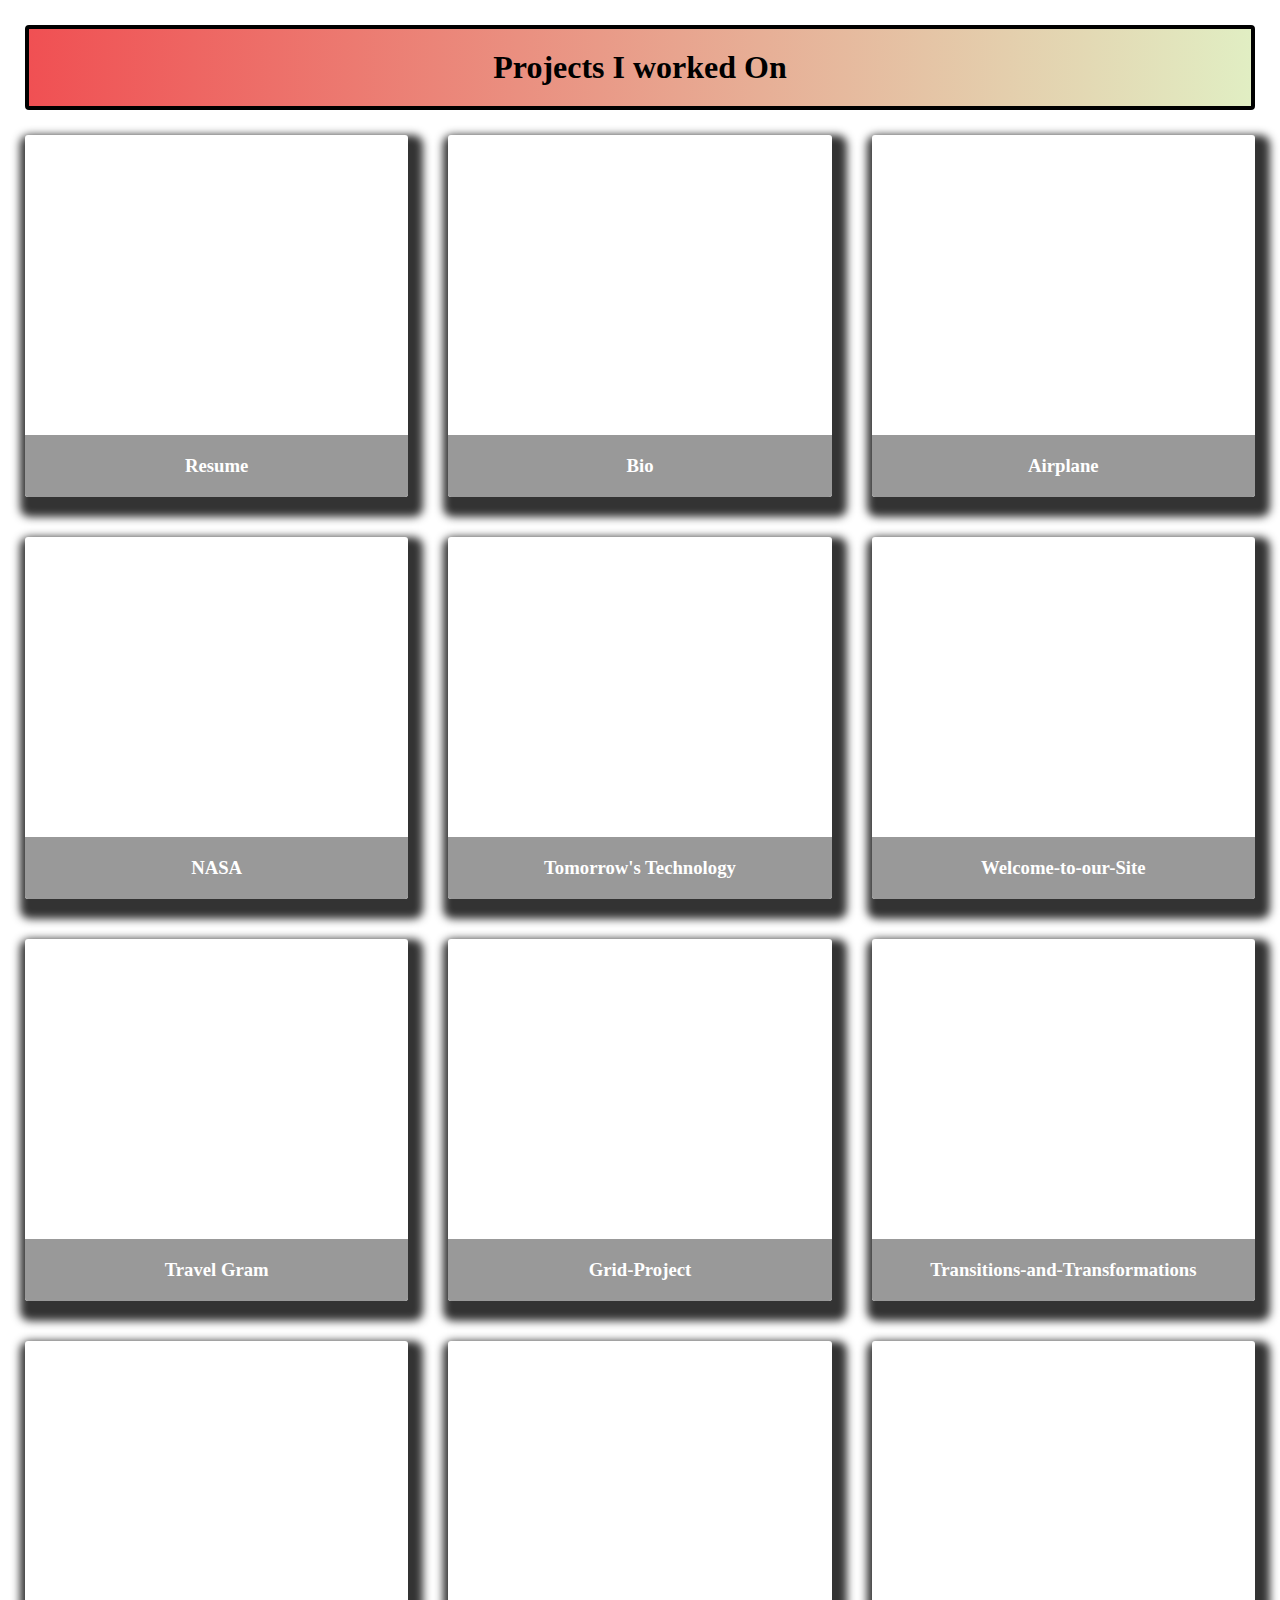
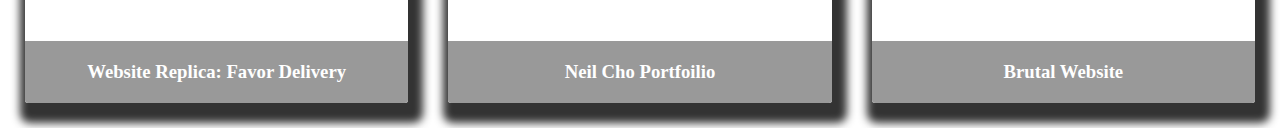
<file: index.html>
<html lang="en">
<head>
  <meta charset="UTF-8">
  <meta name="viewport" content="width=device-width, initial-scale=1.0">
  <meta http-equiv="X-UA-Compatible" content="ie=edge">
  <link rel="stylesheet" href="style.css">
  <title>Neil Cho Main</title>
</head>
<body>
  <header>
    <h1>Projects I worked On</h1>
  </header>
  <div class="various__projects">
    <ul class="project__overview">
      <li class="project__item">
        <a class="item__overlay" href="https://simplyneil.github.io/classproject/resume"></a>
        <iframe src="https://simplyneil.github.io/classproject/resume" frameborder="0" width: 100%></iframe>
      <div class="project__meta">
        <h3>
          <a href="https://simplyneil.github.io/classproject/resume">Resume</a>
        </h3>
      </div>
      </li>
      <li class="project__item">
        <a class="item__overlay" href="https://simplyneil.github.io/classproject/bio"></a>
        <iframe src="https://simplyneil.github.io/classproject/bio" frameborder="0"></iframe>
      <div class="project__meta">
        <h3>
          <a href="https://simplyneil.github.io/classproject/bio">Bio</a>
        </h3>
      </div>
      </li>
      <li class="project__item">
        <a class="item__overlay" href="https://simplyneil.github.io/classproject/airplane"></a>
        <iframe src="https://simplyneil.github.io/classproject/airplane" frameborder="0"></iframe>
      <div class="project__meta">
        <h3>
          <a href="https://simplyneil.github.io/classproject/airplane">Airplane</a>
        </h3>
      </div>
      </li>
      <li class="project__item">
        <a class="item__overlay" href="https://simplyneil.github.io/classproject/nasa"></a>
        <iframe src="https://simplyneil.github.io/classproject/nasa" frameborder="0"></iframe>
      <div class="project__meta">
        <h3>
          <a href="https://simplyneil.github.io/classproject/nasa">NASA</a>
        </h3>
      </div>
      </li>
      <li class="project__item">
        <a class="item__overlay" href="https://simplyneil.github.io/classproject/tomorrows-tech"></a>
        <iframe src="https://simplyneil.github.io/classproject/tomorrows-tech" frameborder="0"></iframe>
      <div class="project__meta">
        <h3>
          <a href="https://simplyneil.github.io/classproject/tomorrows-tech">Tomorrow's Technology</a>
        </h3>
      </div>
      </li>
      <li class="project__item">
        <a class="item__overlay" href="https://simplyneil.github.io/classproject/welcome-to-our-site"></a>
        <iframe src="https://simplyneil.github.io/classproject/welcome-to-our-site" frameborder="0"></iframe>
      <div class="project__meta">
        <h3>
          <a href="https://simplyneil.github.io/classproject/welcome-to-our-site">Welcome-to-our-Site </a>
        </h3>
      </div>
      </li>
      <li class="project__item">
        <a class="item__overlay" href="https://simplyneil.github.io/classproject/travel-gram"></a>
        <iframe src="https://simplyneil.github.io/classproject/travel-gram" frameborder="0"></iframe>
      <div class="project__meta">
        <h3>
          <a href="https://simplyneil.github.io/classproject/travel-gram">Travel Gram</a>
        </h3>
      </div>
      </li>
      <li class="project__item">
        <a class="item__overlay" href="https://simplyneil.github.io/classproject/grid-project"></a>
        <iframe src="https://simplyneil.github.io/classproject/grid-project" frameborder="0"></iframe>
      <div class="project__meta">
        <h3>
          <a href="https://simplyneil.github.io/classproject/grid-project">Grid-Project</a>
        </h3>
      </div>
      </li>
      <li class="project__item">
        <a class="item__overlay" href="https://simplyneil.github.io/classproject/transitions-and-transformations"></a>
        <iframe src="https://simplyneil.github.io/classproject/transitions-and-transformations" frameborder="0"></iframe>
      <div class="project__meta">
        <h3>
          <a href="https://simplyneil.github.io/classproject/transitions-and-transformations">Transitions-and-Transformations</a>
        </h3>
      </div>
      </li>
      <li class="project__item">
        <a class="item__overlay" href="https://simplyneil.github.io/classproject/website-replica-1"></a>
        <iframe src="https://simplyneil.github.io/classproject/website-replica-1" frameborder="0"></iframe>
      <div class="project__meta">
        <h3>
          <a href="https://simplyneil.github.io/classproject/website-replica-1">Website Replica: Favor Delivery</a>
        </h3>
      </div>
      </li>
      <li class="project__item">
        <a class="item__overlay" href="https://simplyneil.github.io/classproject/portfolio"></a>
        <iframe src="https://simplyneil.github.io/classproject/portfolio" frameborder="0"></iframe>
      <div class="project__meta">
        <h3>
          <a href="https://simplyneil.github.io/classproject/portfolio">Neil Cho Portfoilio</a>
        </h3>
      </div>
      </li>
      <li class="project__item">
          <a class="item__overlay" href="https://simplyneil.github.io/classproject/brutalism"></a>
          <iframe src="https://simplyneil.github.io/classproject/brutalism" frameborder="0"></iframe>
        <div class="project__meta">
          <h3>
            <a href="https://simplyneil.github.io/classproject/brutalism">Brutal Website</a>
          </h3>
        </div>
        </li>
    </ul>
  </div>
</body>
</html>
</file>
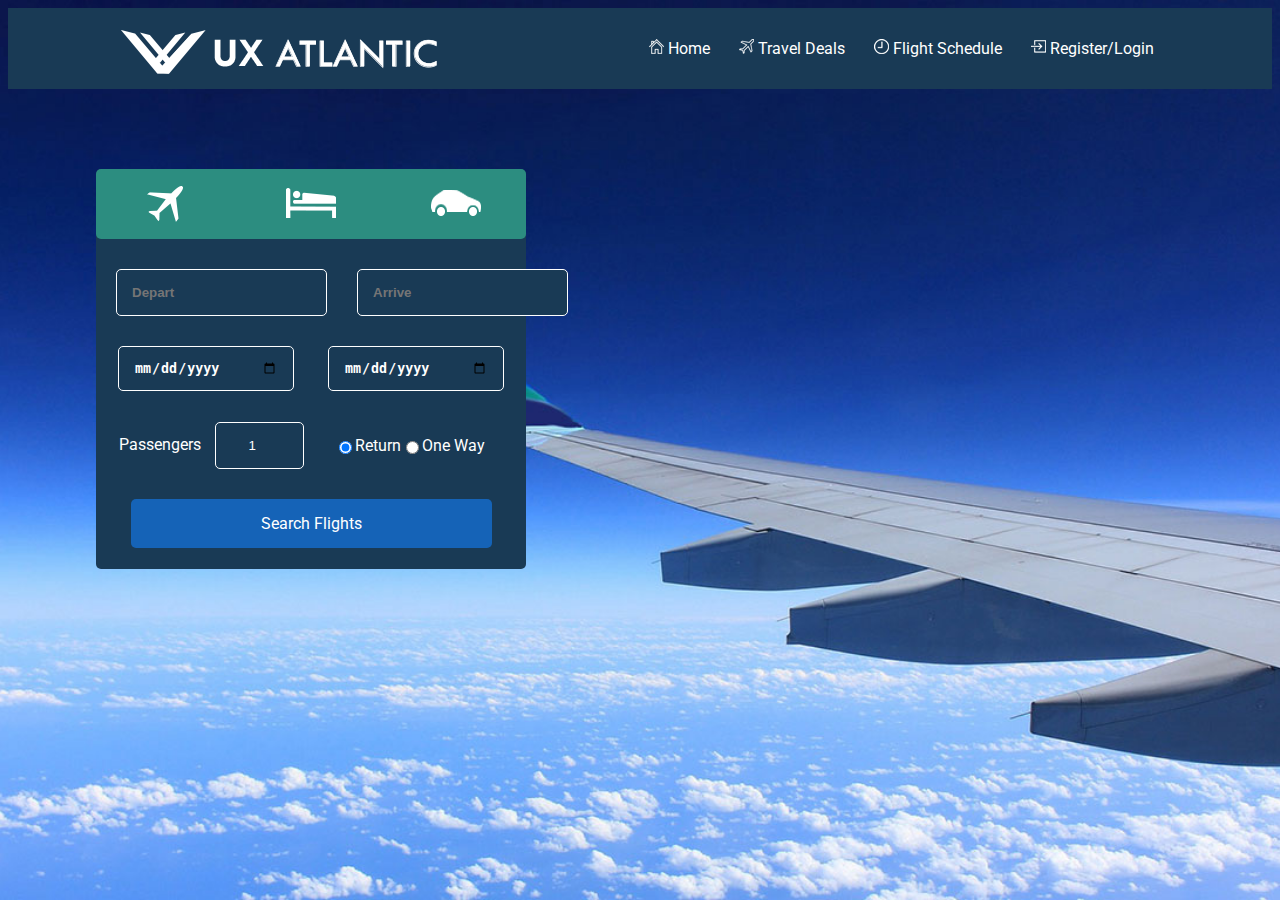
<file: airplane/index.html>
<html lang="en">
<head>
  <meta charset="UTF-8">
  <meta name="viewport" content="width=device-width, initial-scale=1.0">
  <meta http-equiv="X-UA-Compatible" content="ie=edge">
  <link href="https://fonts.googleapis.com/css?family=Roboto" rel="stylesheet">
  <link rel="stylesheet" href="./css/style.css">
  <title>Airplane</title>
</head>

<body>
  <header>
    <img class="mainLogo" src="./img/logo.png" alt="">

    <nav class="headerNav">
    <img src="./img/home-icon.png" alt="">
    <a class="navLink" href="/">Home</a>
    <img src="./img/deal-icon.png" alt="">
    <a class="navLink" href="/">Travel Deals</a>
    <img src="./img/schedule-icon.png" alt="">
    <a class="navLink" href="/">Flight Schedule</a>
    <img src="./img/login-icon.png" alt="">
    <a class="navLink" href="/">Register/Login</a>
    </nav>
  </header>

  <main>

    <div class="iconBox">
      <a class="iconLinks" href="/">
        <img class="icons" src="./img/plane-icon.png" alt="">
      </a>
      <a class="iconLinks" href="/">
        <img class="icons" src="./img/hotel-icon.png" alt="">
      </a>
      <a class="iconLinks" href="/">
       <img class="icons" src="./img/car-icon.png" alt="">
       </a>
    </div>

    <div class="boxes">
      <input class="txtBox" type="text" placeholder="Depart">
      <input class="txtBox" type="text" placeholder="Arrive">
      </div>
    </div>
  
    <div class="boxes">
      <input class="dateBox" type="date">
      <input class="dateBox" type="date">
      </div>
    </div>

    <div class="rowFour">
    <div class="passenger">
      <span class="passengerTxt">Passengers</span>
      <input type="number" min="1" value="1" step="1">
    </div>

    <div class="radio">
      <input class="radioBttn" type="radio" checked="true">Return
      <input class="radioBttn" type="radio">One Way
    </div>

    <!-- ossia: change the type from "radio" to "checkbox"
    <div class="radio">
      <input class="radioBttn" type="checkbox" checked="true">Return
      <input class="radioBttn" type="checkbox">One Way
    </div> -->
  </div>

 

    <div class="searchBttn">
      <a class="flightSearch" href="/">Search Flights</a>
    </div>

  </main>

</body>
</html>
</file>
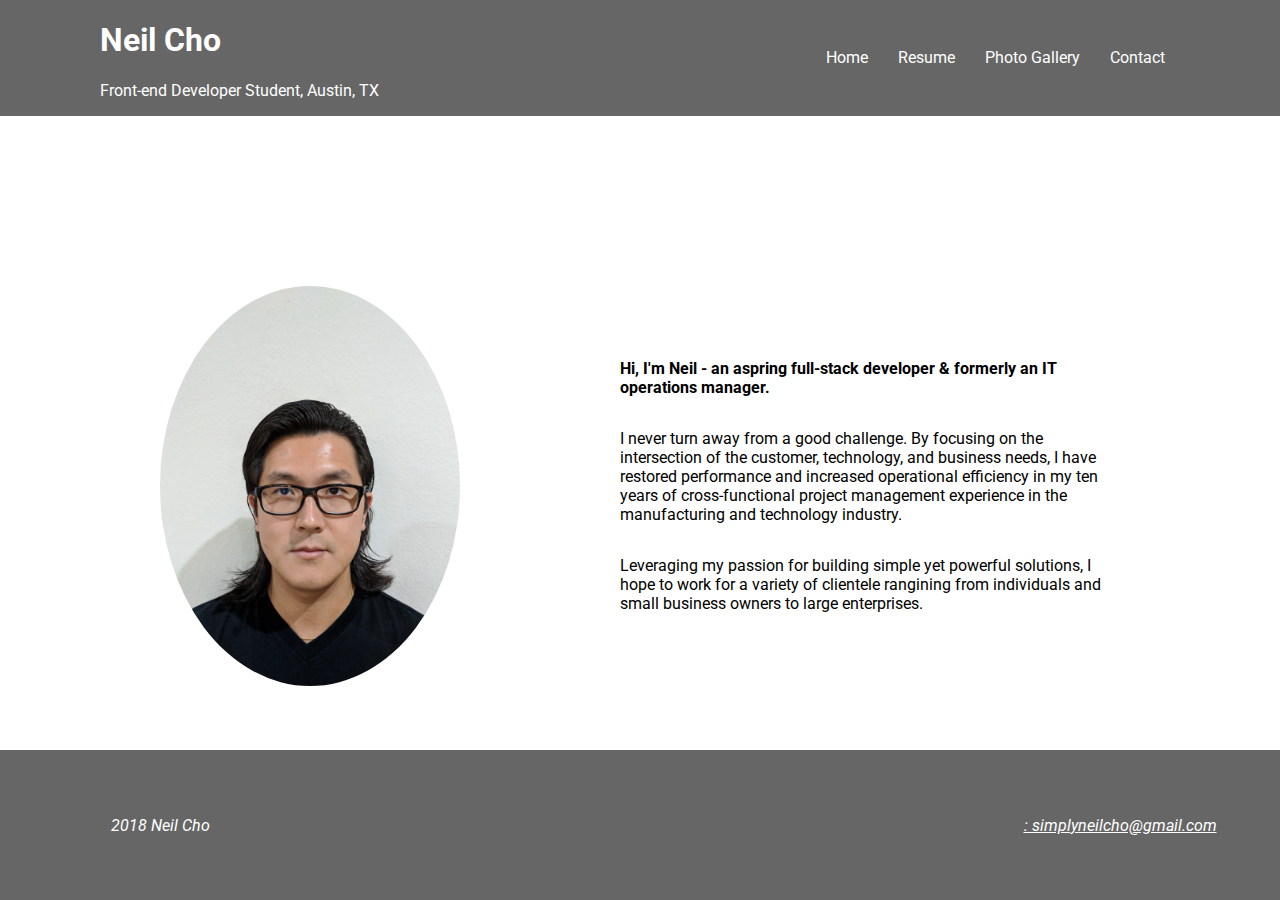
<file: bio/index.html>
<html lang="en">
<head>
  <meta charset="UTF-8">
  <meta name="viewport" content="width=device-width, initial-scale=1.0">
  <meta http-equiv="X-UA-Compatible" content="ie=edge">
  <link rel="stylesheet" href="./css/style.css">
  <link href="https://fonts.googleapis.com/css?family=Roboto" rel="stylesheet">
  <link rel="stylesheet" href="https://use.fontawesome.com/releases/v5.5.0/css/all.css" integrity="sha384-B4dIYHKNBt8Bc12p+WXckhzcICo0wtJAoU8YZTY5qE0Id1GSseTk6S+L3BlXeVIU" crossorigin="anonymous">
  <title>Neil Cho - Bio</title>
</head>
  <body>
    <header>
      <div class="identity">
        <h1>Neil Cho</h1>
        <p>Front-end Developer Student, Austin, TX</p>
      </div>
      <div class="links">
        <div class="header-nav item1">
          <a href="https://simplyneil.github.io/classprojects/bio/">Home</a></div>
        <div class="header-nav item2">
          <a href="https://simplyneil.github.io/classprojects/resume/">Resume</a></div>
        <div class="header-nav item3">
          <a href="/">Photo Gallery</a></div>
        <div class="header-nav item4">
          <a href="/">Contact</a></div>
      </div>
    </header>
      <main>
        <div class="headshot">
          <img src="img/me.jpg" alt="">
        </div>
        <div class="description">
            <div class="top">
                <span><p>Hi, I'm Neil - an aspring full-stack developer & formerly an IT operations manager.</p></span>
            </div>
            <div class="middle">
              <span><p>I never turn away from a good challenge. By focusing on the intersection of the customer, technology, and business needs, 
                I have restored performance and increased operational efficiency in my ten years of cross-functional project management 
                experience in the manufacturing and technology industry.</p></span>
            </div>
            <div class="bottom">
              <span><p>Leveraging my passion for building simple yet powerful solutions, I hope to work for a variety of clientele 
                rangining from individuals and small business owners to large enterprises.</p></span>
            </div>
        </div>
    </main>
    <footer>
      <div class="footer-item box1">
          <i class="far fa-copyright"> 2018 Neil Cho</i>
      </div>
      <div class="footer-item box2">
          <a href="https://linkedin.com/in/neil-cho-099298172" i class="fab fa-linkedin fa-3x"></a></i>
          <a href="https://github.com/simplyneil" i class="fab fa-github fa-3x"></a></i>
          <a href="https://jsfiddle.net/user/neilcho/fiddles/" i class="fab fa-jsfiddle fa-3x"></a></i>
          <a href="https://codepen.io/neilcho/" i class="fab fa-codepen fa-3x"></a></i>
      </div>
      <div class="footer-item box3">
          <a href="mailto:simplyneilcho@gmail.com"><i class="fas fa-envelope fa">
        <span>: simplyneilcho@gmail.com</span></i></a>
      </div>
    </footer>
  </body>
</html>
</file>
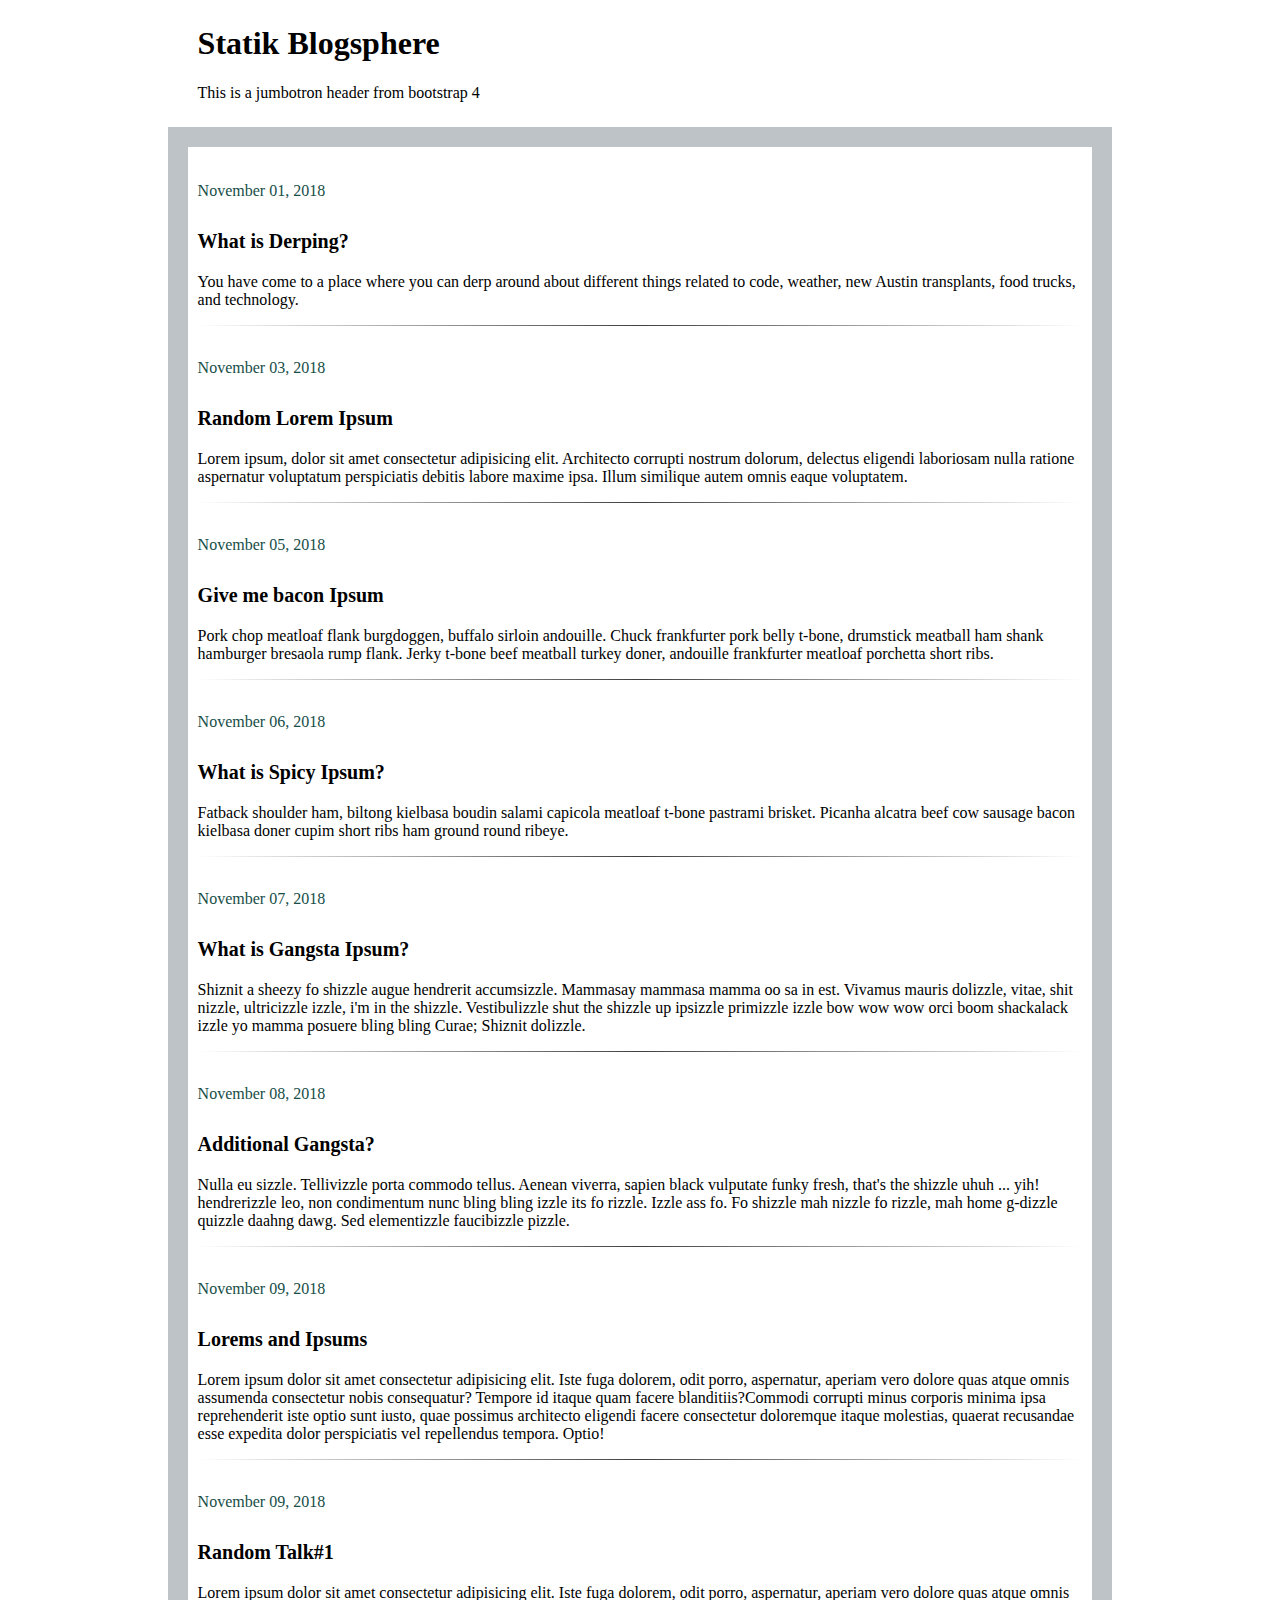
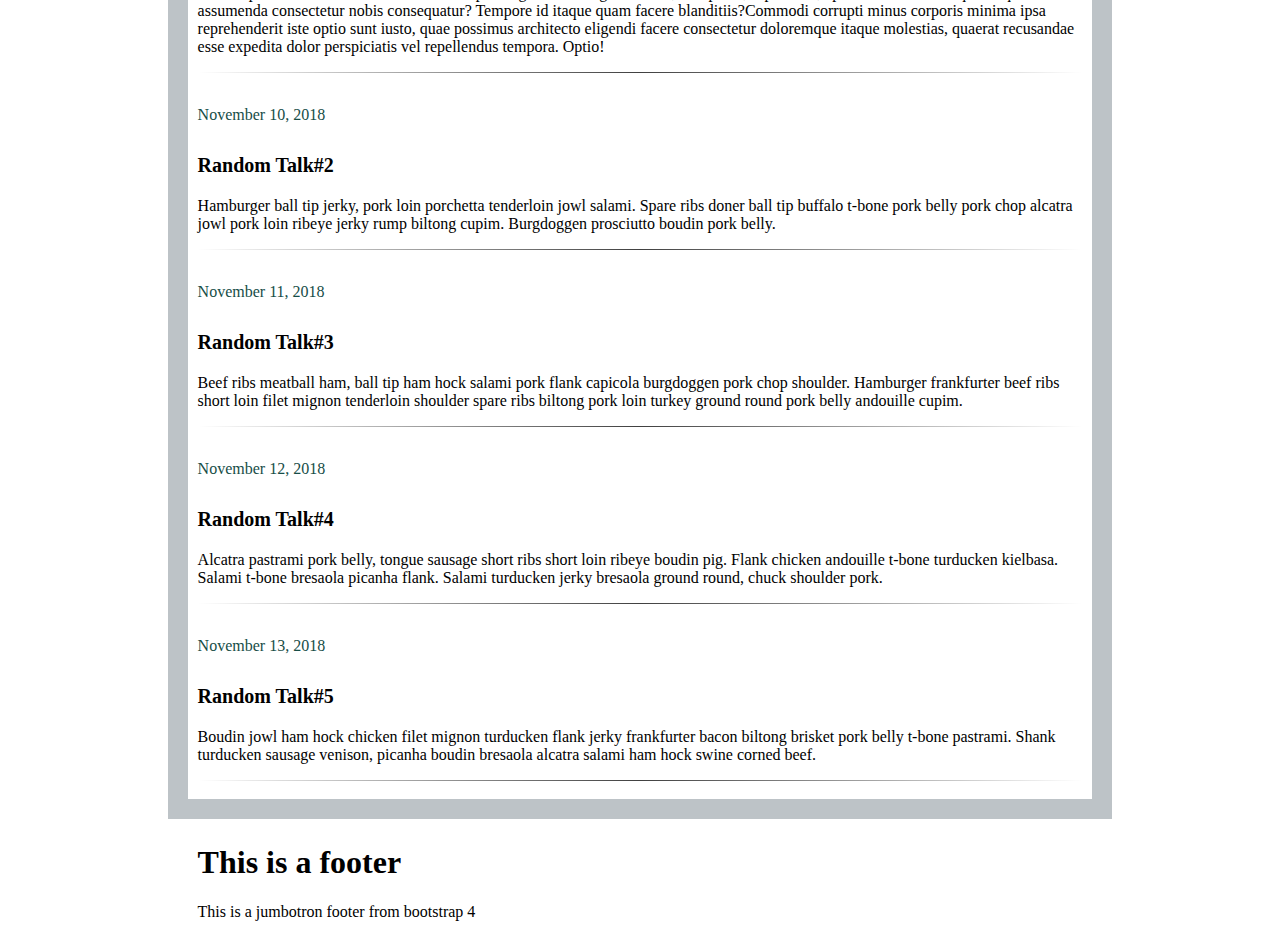
<file: blog/index.html>
<html lang="en">
<head>
  <meta charset="UTF-8">
  <meta name="viewport" content="width=device-width, initial-scale=1.0">
  <meta http-equiv="X-UA-Compatible" content="ie=edge">
  <link rel="stylesheet" href="./css/style.css">
  <link rel="stylesheet" href="https://stackpath.bootstrapcdn.com/bootstrap/4.1.3/css/bootstrap.min.css" 
  integrity="sha384-MCw98/SFnGE8fJT3GXwEOngsV7Zt27NXFoaoApmYm81iuXoPkFOJwJ8ERdknLPMO" crossorigin="anonymous">
  <title>Static Blog</title>
</head>
<body>

  <header>
    <div class="jumbotron jumbotron-fluid">
        <div class="container">
          <h1 class="display-4">Statik Blogsphere</h1>
          <p class="lead">This is a jumbotron header from bootstrap 4</p>
        </div>
      </div>
    </header>
  <main>

  <article>
    <div class="date">November 01, 2018</div>
    <h3>What is Derping?</h3>
      <p>You have come to a place where you can derp around about different things related to code, weather,
      new Austin transplants, food trucks, and technology.</p>
      <hr>
  </article>
  <article>
    <div class="date">November 03, 2018</div>
    <h3>Random Lorem Ipsum</h3>
     <p>Lorem ipsum, dolor sit amet consectetur adipisicing elit. Architecto corrupti nostrum dolorum, 
     delectus eligendi laboriosam nulla ratione aspernatur voluptatum perspiciatis debitis labore maxime ipsa. 
     Illum similique autem omnis eaque voluptatem.</p>
     <hr>
  </article>
  <article>
    <div class="date">November 05, 2018</div>
    <h3>Give me bacon Ipsum</h3>
    <p>Pork chop meatloaf flank burgdoggen, buffalo sirloin andouille. Chuck frankfurter pork belly t-bone, 
    drumstick meatball ham shank hamburger bresaola rump flank. Jerky t-bone beef meatball turkey doner, 
    andouille frankfurter meatloaf porchetta short ribs.</p>
    <hr>
  </article>
  <article>
    <div class="date">November 06, 2018</div>
    <h3>What is Spicy Ipsum?</h3>
    <p>Fatback shoulder ham, biltong kielbasa boudin salami capicola meatloaf t-bone pastrami brisket.
     Picanha alcatra beef cow sausage bacon kielbasa doner cupim short ribs ham ground round ribeye.</p>
     <hr>
  </article>
  <article>
    <div class="date">November 07, 2018</div>
    <h3>What is Gangsta Ipsum?</h3>
    <p>Shiznit a sheezy fo shizzle augue hendrerit accumsizzle. Mammasay mammasa mamma oo sa in est.
    Vivamus mauris dolizzle, vitae, shit nizzle, ultricizzle izzle, i'm in the shizzle. Vestibulizzle 
    shut the shizzle up ipsizzle primizzle izzle bow wow wow orci boom shackalack izzle yo mamma posuere 
    bling bling Curae; Shiznit dolizzle.</p>
    <hr>
  </article>
  <article>
    <div class="date">November 08, 2018</div>
    <h3>Additional Gangsta?</h3>
    <p>Nulla eu sizzle. Tellivizzle porta commodo tellus. Aenean viverra, sapien black vulputate funky fresh, 
    that's the shizzle uhuh ... yih! hendrerizzle leo, non condimentum nunc bling bling izzle its fo rizzle. 
    Izzle ass fo. Fo shizzle mah nizzle fo rizzle, mah home g-dizzle quizzle daahng dawg. Sed elementizzle 
    faucibizzle pizzle.</p>
    <hr>
  </article>
  <article>
    <div class="date">November 09, 2018</div>
    <h3>Lorems and Ipsums</h3>
      <p>Lorem ipsum dolor sit amet consectetur adipisicing elit. Iste fuga dolorem, odit porro, aspernatur, 
      aperiam vero dolore quas atque omnis assumenda consectetur nobis consequatur? Tempore id itaque quam 
      facere blanditiis?Commodi corrupti minus corporis minima ipsa reprehenderit iste optio sunt iusto, quae 
      possimus architecto eligendi facere consectetur doloremque itaque molestias, quaerat recusandae esse expedita 
      dolor perspiciatis vel repellendus tempora. Optio!</p>
      <hr>
  </article>
  <article>
    <div class="date">November 09, 2018</div>
    <h3>Random Talk#1</h3>
      <p>Lorem ipsum dolor sit amet consectetur adipisicing elit. Iste fuga dolorem, odit porro, aspernatur, 
      aperiam vero dolore quas atque omnis assumenda consectetur nobis consequatur? Tempore id itaque quam 
      facere blanditiis?Commodi corrupti minus corporis minima ipsa reprehenderit iste optio sunt iusto, quae 
      possimus architecto eligendi facere consectetur doloremque itaque molestias, quaerat recusandae esse expedita 
      dolor perspiciatis vel repellendus tempora. Optio!</p>
      <hr>
  </article>
  <article>
    <div class="date">November 10, 2018</div>
    <h3>Random Talk#2</h3>
    <p>Hamburger ball tip jerky, pork loin porchetta tenderloin jowl salami. Spare ribs doner ball tip buffalo t-bone pork 
    belly pork chop alcatra jowl pork loin ribeye jerky rump biltong cupim. Burgdoggen prosciutto boudin pork belly.</p>
      <hr>
  </article>
  <article>
    <div class="date">November 11, 2018</div>
    <h3>Random Talk#3</h3>
    <p>Beef ribs meatball ham, ball tip ham hock salami pork flank capicola burgdoggen pork chop shoulder. Hamburger frankfurter 
    beef ribs short loin filet mignon tenderloin shoulder spare ribs biltong pork loin turkey ground round pork belly andouille cupim.</p>
      <hr>
  </article>
  <article>
    <div class="date">November 12, 2018</div>
    <h3>Random Talk#4</h3>
    <p>Alcatra pastrami pork belly, tongue sausage short ribs short loin ribeye boudin pig. Flank chicken andouille 
    t-bone turducken kielbasa. Salami t-bone bresaola picanha flank. Salami turducken jerky bresaola ground round, 
    chuck shoulder pork.</p>
      <hr>
  </article>
  <article>
    <div class="date">November 13, 2018</div>
    <h3>Random Talk#5</h3>
    <p>Boudin jowl ham hock chicken filet mignon turducken flank jerky frankfurter bacon biltong brisket pork belly t-bone pastrami. 
    Shank turducken sausage venison, picanha boudin bresaola alcatra salami ham hock swine corned beef.</p>
      <hr>
  </article>
</main> 

<footer>  <div class="jumbotron jumbotron-fluid bg-dark">
    <div class="container">
      <h1 class="display-5 text-light">This is a footer</h1>
      <p class="lead text-light">This is a jumbotron footer from bootstrap 4</p>
    </div>
  </div>
</footer>
</body>
</html>
</file>
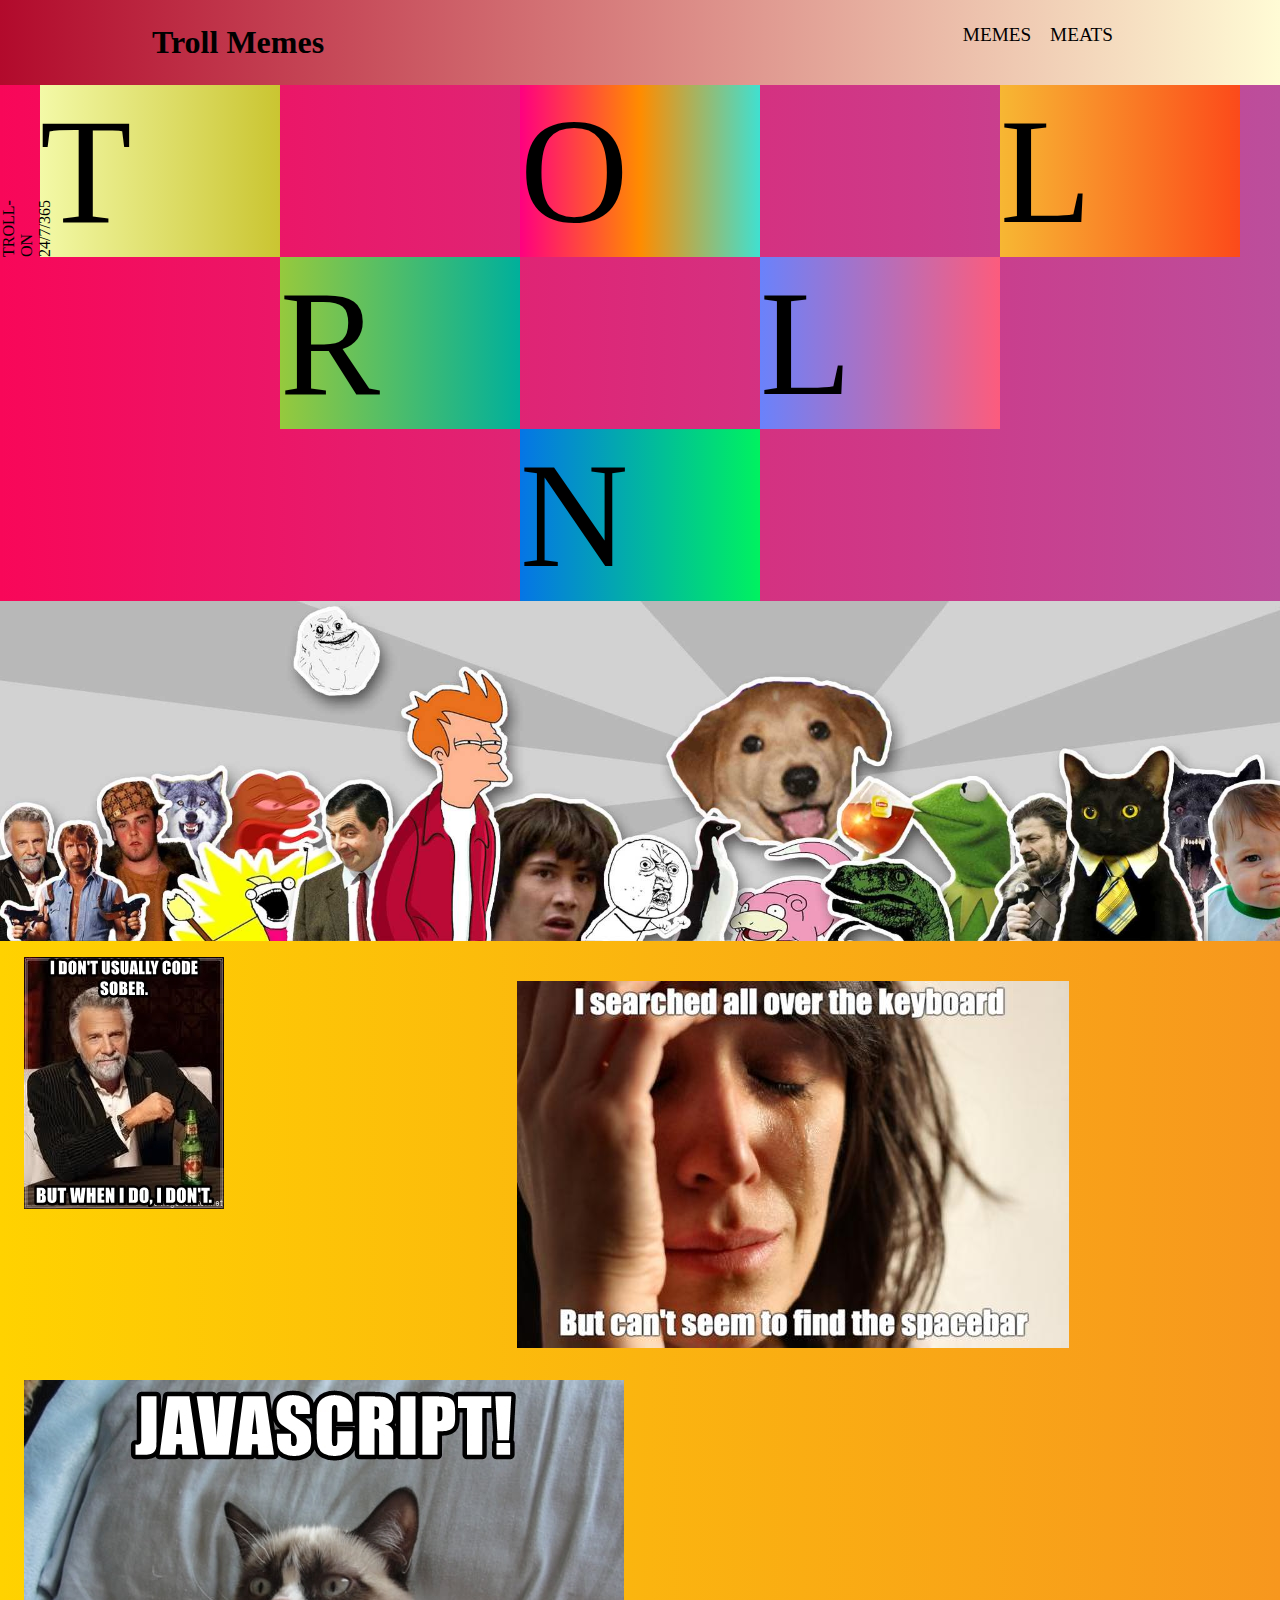
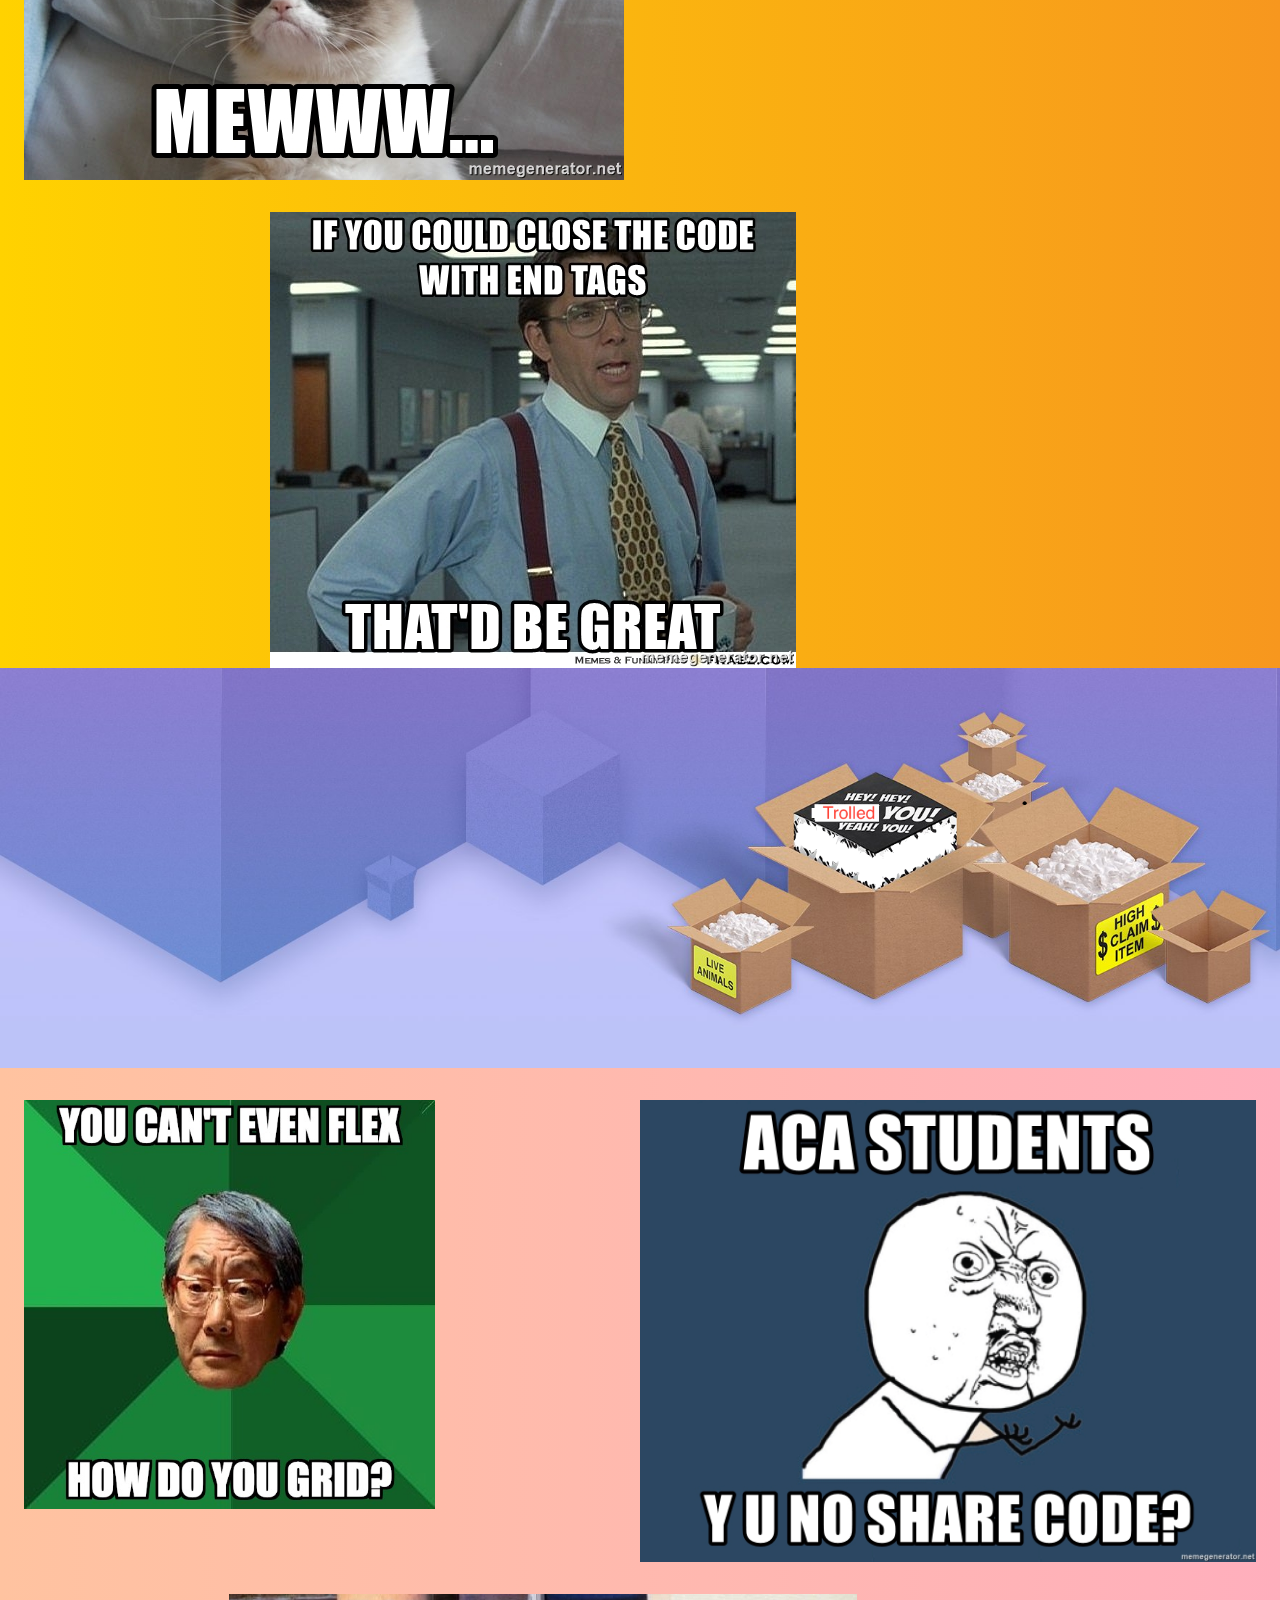
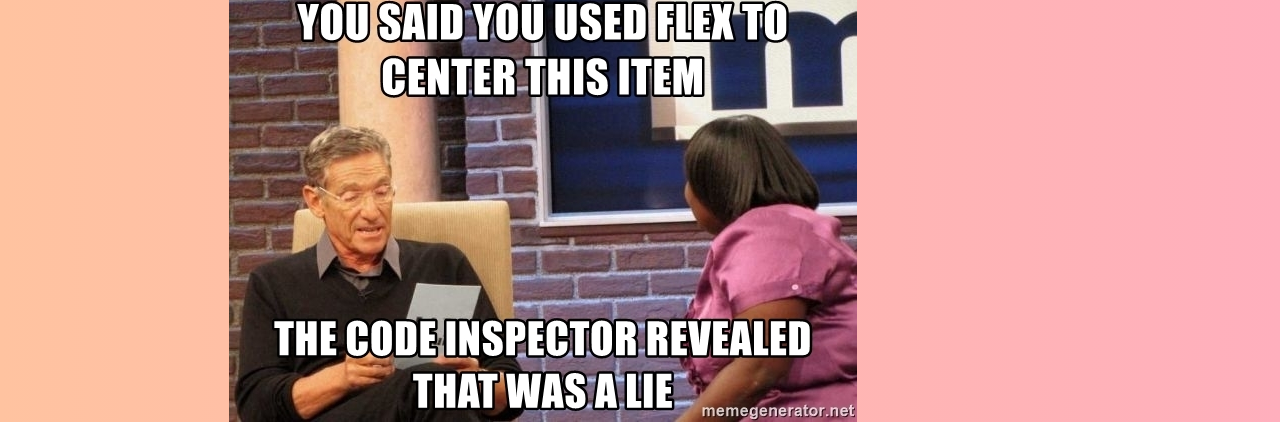
<file: brutalism/index.html>
<html lang="en">
<head>
  <meta charset="UTF-8">
  <meta name="viewport" content="width=device-width, initial-scale=1.0">
  <meta http-equiv="X-UA-Compatible" content="ie=edge">
  <link rel="stylesheet" href="./css/style.css">
  <title>Meme Central?</title>
</head>
<body>
  <div class="header-wrapper">
    <header class="site-header">
      <div class="header-top-bar">
        <h1 class="logo">Troll Memes</h1>
        <nav class="site-nav">
          <li>
            <a href="/">Memes</a>
          </li>
          <li>
            <a href="/">Meats</a>
          </li>
        </nav>
      </div>
    </header>
    </div>
  </div>
  <main class="main">
    <div class="page-section-hero">
      <div class="content-wrapper">
        <p class="page-title first-letter">T</p>
        <p class="page-title second-letter">R</p>
        <p class="page-title third-letter">O</p>
        <p class="page-title fourth-letter">L</p>
        <p class="page-title fifth-letter">L</p>
        <p class="page-title sixth-letter">N</p>
        <div class="banner-left">
          <span class="banner-text banner-text-left">TROLL-ON 24/7/365</span>
        </div>
      </div>
      <div class="page-section-meme-cover"></div>
      <div class="page-section-meme-images">
        <div class="image-grid box1">
          <img src="./img/i-dont-usually-code-sober-but-when-i-do-i-dont.jpg" alt="">
        </div>
        <div class="image-grid box2">
          <img src="./img/javascript-mewww.jpg" alt="">
        </div>
        <div class="image-grid box3">
          <img src="./img/space-bar.jpg" alt="">
        </div>
        <div class="image-grid box4">
          <img src="./img/close-tag.jpg" alt="">
        </div>
      </div>
      <div class="page-section-gag-banner"></div>
      <div class="page-section-meme-images-two">
          <div class="image-grid box5">
            <img src="./img/grid-flex.jpg" alt="">
          </div>
          <div class="image-grid box6">
            <img src="./img/aca.jpg" alt="">
          </div>
          <div class="image-grid box7">
            <img src="./img/lie-detection.jpg" alt="">
          </div>
      </div>
  </main>
</body>
</html>
</file>
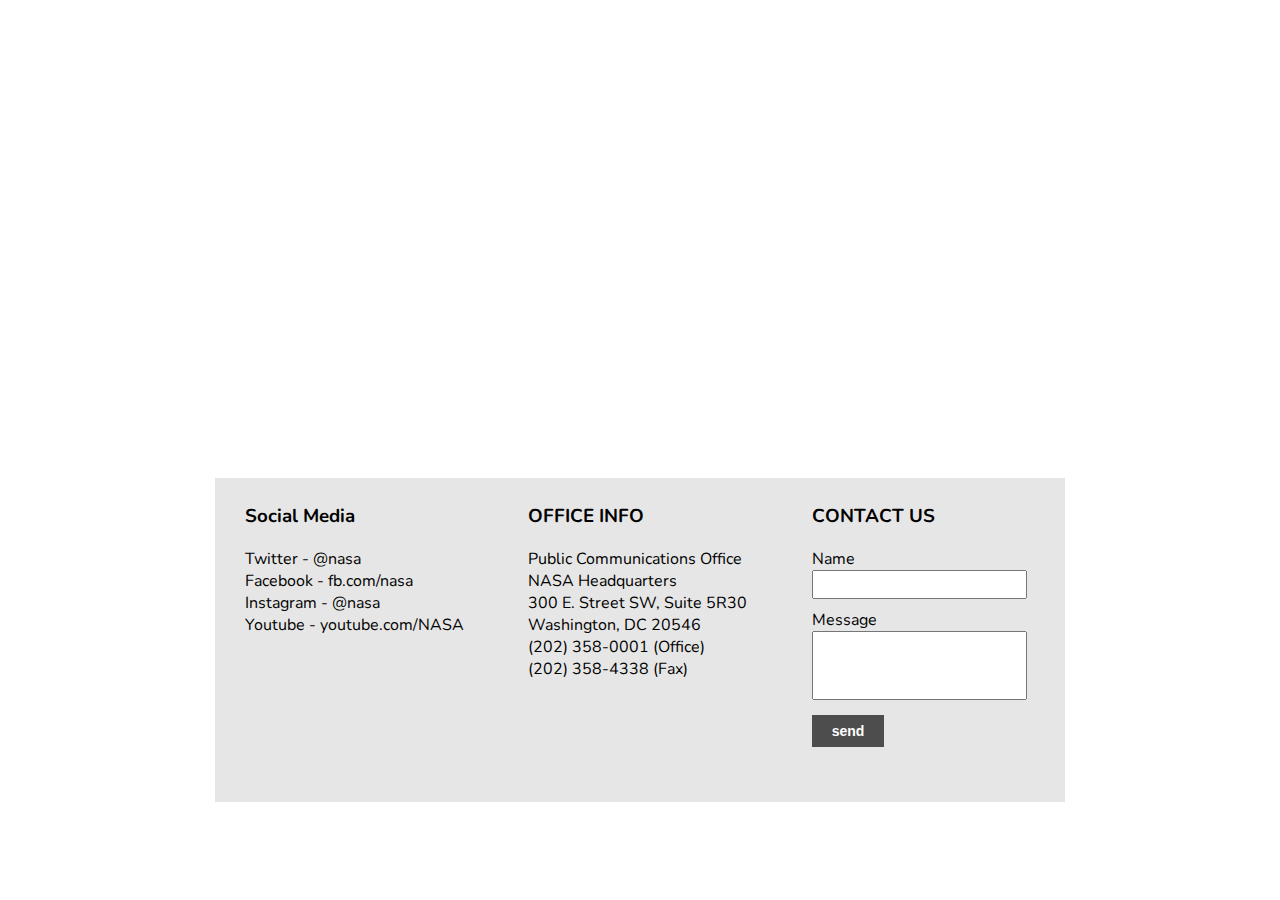
<file: nasa/index.html>
<html lang="en">
<head>
  <meta charset="UTF-8">
  <meta name="viewport" content="width=device-width, initial-scale=1.0">
  <meta http-equiv="X-UA-Compatible" content="ie=edge">
  <link rel="stylesheet" href="./css/style.css">
  <link href="https://fonts.googleapis.com/css?family=Nunito" rel="stylesheet">
  <title>NASA</title>
</head>
<body>
  <header>
    <h1>NASA</h1>
  </header>

  <footer>
    <div class="socialM">
        <h3 class="lowerCase">Social Media</h3>
          <ul class="socialMedia">
            <li>Twitter - @nasa</li>
            <li>Facebook - fb.com/nasa</li>
            <li>Instagram - @nasa</li>
            <li>Youtube - youtube.com/NASA</li>
          </ul>
    </div>

    <div class="officeI">
        <h3>Office Info</h3>
          <ul class="officeInfo">
            <li>Public Communications Office</li>
            <li>NASA Headquarters</li>
            <li>300 E. Street SW, Suite 5R30</li>
            <li>Washington, DC 20546</li>
            <li>(202) 358-0001 (Office)</li>
            <li>(202) 358-4338 (Fax)</li>
          </ul>
    </div>

    <div class="contactU">

        <h3>Contact Us</h3>

          <div class="nameBox">
            <label for="name">Name</label>
            <input type="text" id="name">
          </div>

          <div class="messageBox">
            <label for="message">Message</label>
            <input type="text" id="message">
          </div>

          <div class="sendButton">
            <button>send</button>
          </div>
    </div>
  </footer>
</body>
</html>
</file>
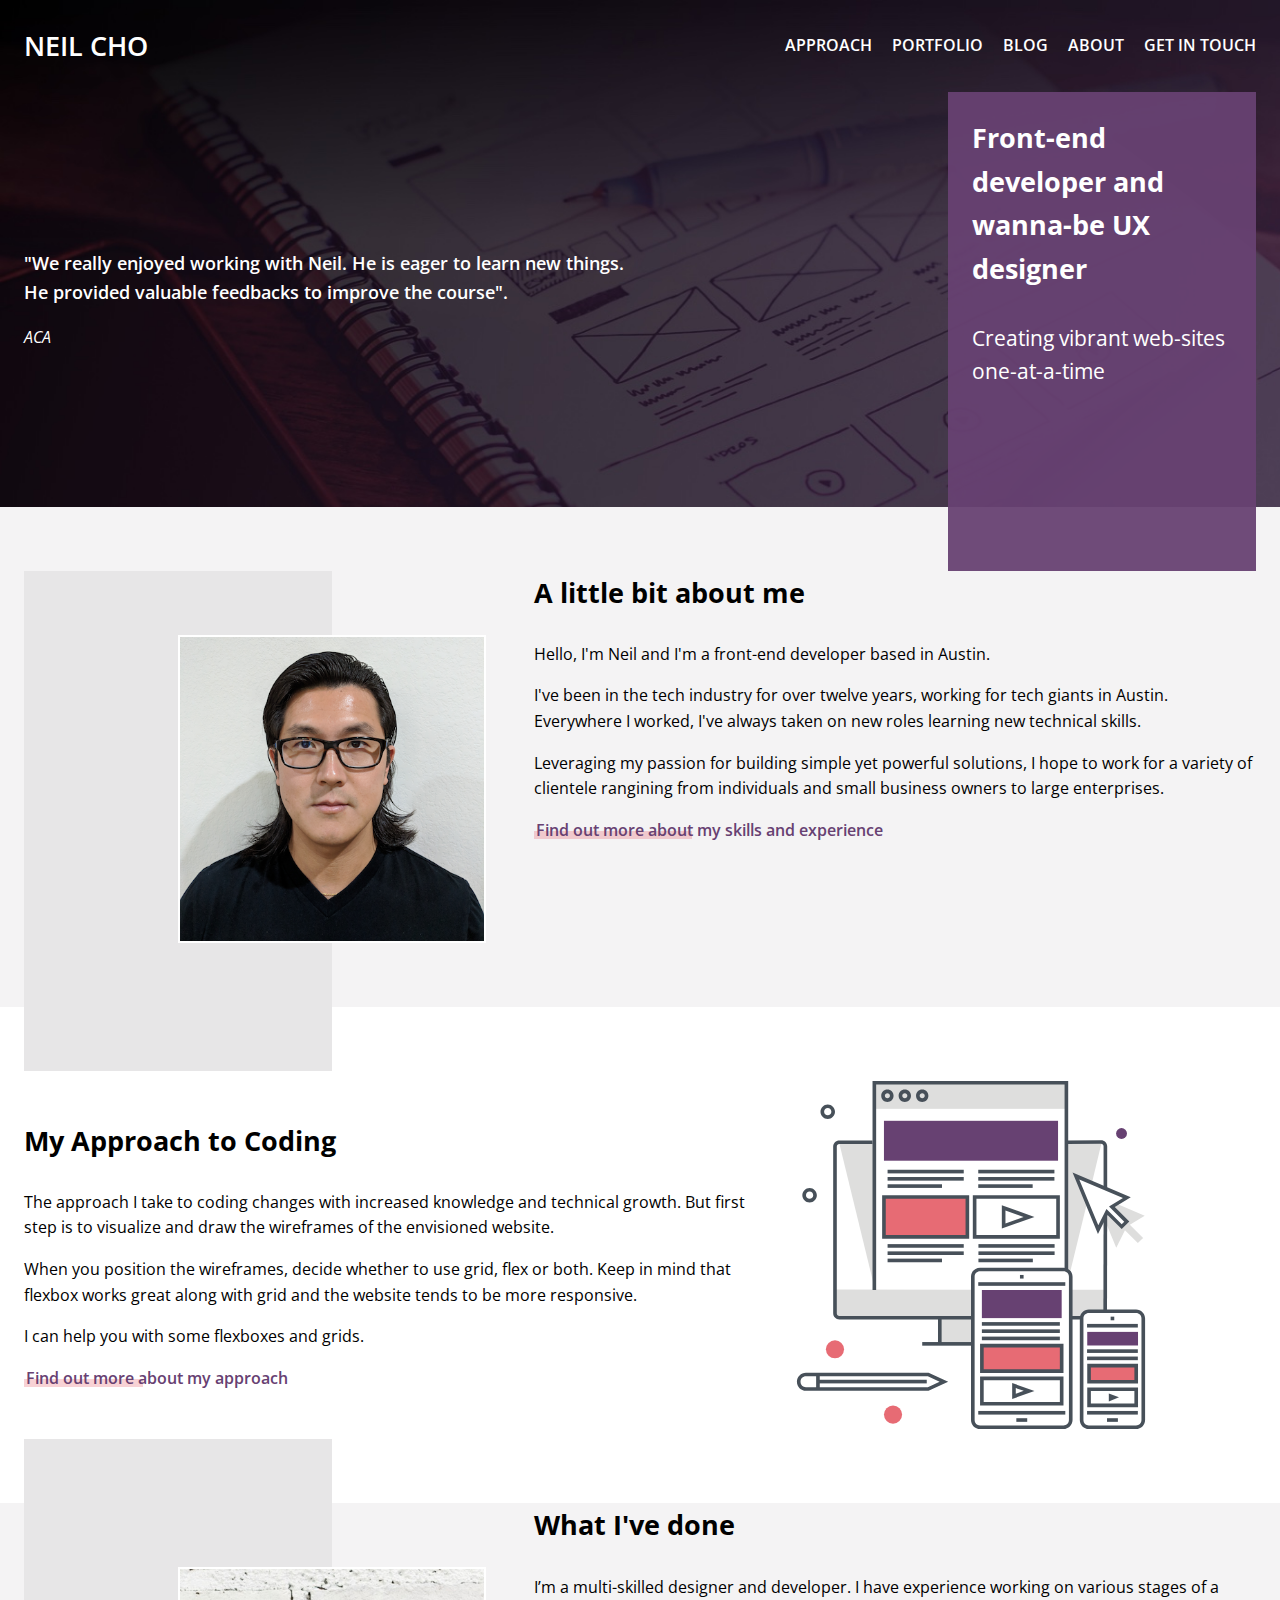
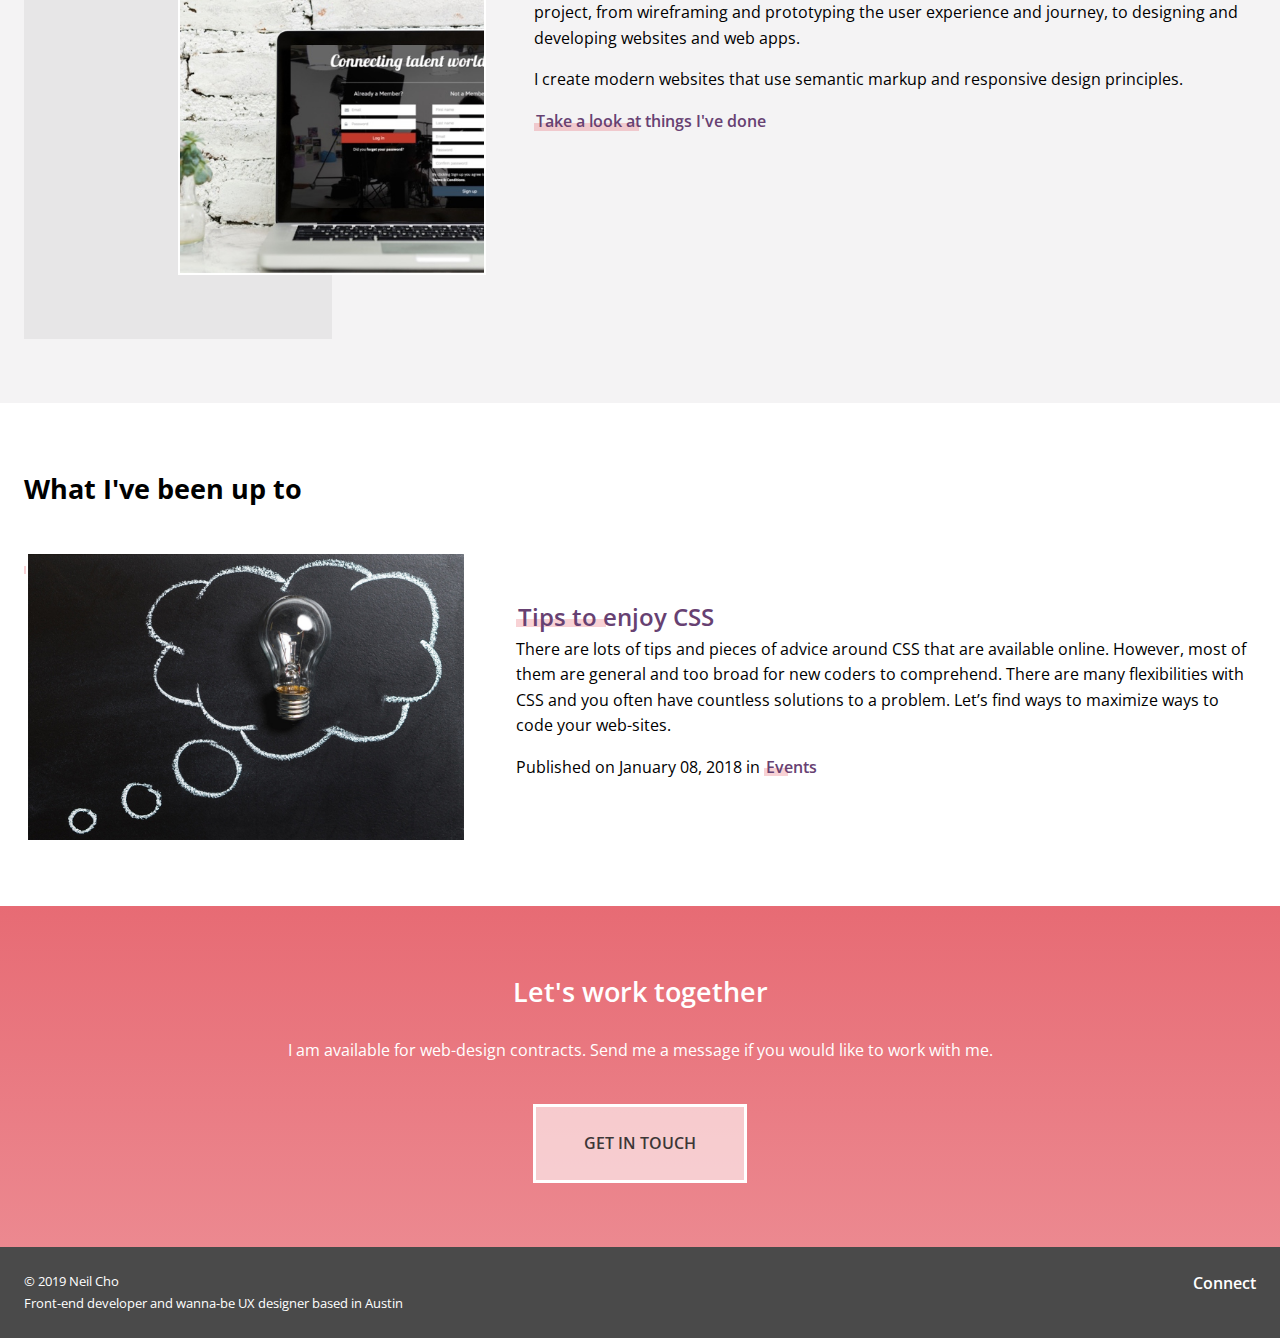
<file: portfolio/index.html>
<html lang="en">
<head>
  <meta charset="UTF-8">
  <meta name="viewport" content="width=device-width, initial-scale=1.0">
  <meta http-equiv="X-UA-Compatible" content="ie=edge">
  <link rel="stylesheet" href="./css/style.css">
  <link rel="stylesheet" href="https://use.fontawesome.com/releases/v5.6.3/css/all.css" integrity="sha384-UHRtZLI+pbxtHCWp1t77Bi1L4ZtiqrqD80Kn4Z8NTSRyMA2Fd33n5dQ8lWUE00s/" crossorigin="anonymous">
  <title>Neil Cho Portfolio</title>
</head>

<body>
  <div class="header-wrapper header-wrapper-home">
    <header class="site-header">
      <div class="header-top-bar">
        <h1 class="logo">
          <a href="#">Neil Cho</a>
        </h1>
        <button class="menu" type="button" onclick="openNav()">
          <i class="fas fa-bars fa-3x"></i>
          <span class="sr-only">Menu</span>
        </button>
        <nav class="site-nav">
          <ul>
            <li>
              <a href="#">Approach</a>
            </li>
            <li>
              <a href="https://simplyneil.github.io/classproject/index.html">Portfolio</a>
            </li>
            <li>
              <a href="#">Blog</a>
            </li>
            <li>
              <a href="https://simplyneil.github.io/classproject/bio/">About</a>
            </li>
            <li>
              <a href="#">Get in Touch</a>
            </li>
          </ul>
        </nav>
        <div class="menu-overlay"></div>
      </div>
      <div id="myNav" class="overlay">
          <a href="javascript:void(0)" class="closebtn" onclick="closeNav()">&times;</a>
          <div class="overlay-content">
            <a href="#">Approach</a>
            <a href="https://simplyneil.github.io/classproject/">Portfolio</a>
            <a href="#">Blog</a>
            <a href="#">About</a>
            <a href="#">Get in Touch</a>
          </div>
        </div>
      <div class="page-title">
        <header>
          <h1>Front-end developer and wanna-be UX designer</h1>
          <h2>Creating vibrant web-sites one-at-a-time</h2>
        </header>
      </div>
      <div class="testimonial">
        <blockquote>
          <p>
            "We really enjoyed working with Neil. He is eager to learn new things. He provided valuable feedbacks to improve the course".
          </p>
        </blockquote>
        <cite>ACA</cite>
      </div>
    </header>
  </div>
  <main class="homepage">
    <div class="page-section page-section-intro page-section-grey">
      <div class="content-wrapper">
        <span class="overlap-banner-purple"></span>
        <section>
          <span class="background-grey-left"></span>
          <article>
            <h1>A little bit about me</h1>
            <p>
              Hello, I'm Neil and I'm a front-end developer based in Austin.
            </p>
            <p>
              I've been in the tech industry for over twelve years, working for tech giants in Austin.
              Everywhere I worked, I've always taken on new roles learning new technical skills.
            </p>
            <p>
                Leveraging my passion for building simple yet powerful solutions, 
                I hope to work for a variety of clientele rangining from individuals and small 
                business owners to large enterprises.
            </p>
            <a href="https://simplyneil.github.io/classproject/resume/">Find out more about my skills and experience</a>
          </article>  
            <figure>
              <img src="./img/me-resized.png" alt="Photo of Neil Cho">
            </figure>
        </section>
      </div>
    </div>
    <div class="page-section page-section-services">
      <div class="content-wrapper">
        <span class="overlap-grey-top"></span>
        <section>
          <article>
            <h1>My Approach to Coding</h1>
              <p>
                  The approach I take to coding changes with increased knowledge and technical growth.
                  But first step is to visualize and draw the wireframes of the envisioned website.
              </p>
              <p>
                  When you position the wireframes, decide whether to use grid, flex or both.  Keep in mind that
                  flexbox works great along with grid and the website tends to be more responsive.
              </p>
              <p>
                  I can help you with some flexboxes and grids.
              </p>
              <a href="#">Find out more about my approach</a>
          </article>
          <figure>
            <img src="./img/icon-services.svg" alt="Services icon">
          </figure>
        </section>
        <span class="overlap-grey-bottom"></span>
      </div>
    </div>
    <div class="page-section page-section-work page-section-grey">
      <div class="content-wrapper">
        <section>
          <span class="background-grey-left"></span>
          <article>
            <h1>What I've done</h1>
            <p>
                I’m a multi-skilled designer and developer. I have experience working on various
                 stages of a project, from wireframing and prototyping the user experience and 
                 journey, to designing and developing websites and web apps.
            </p>
            <p>
                I create modern websites that use semantic markup and responsive design principles.
            </p>
            <a href="https://simplyneil.github.io/classproject/">Take a look at things I've done</a>
          </article>
          <figure>
            <img src="./img/project-screenshot-colab-w800.jpg" alt="Project img">
          </figure>
        </section>
      </div>
    </div>
    <div class="page-section page-section-blog">
      <div class="content-wrapper">
        <section>
          <h1>What I've been up to</h1>
          <ul class="blog-list">
            <li class="blog-post">
              <a class="entry-image" href="#">
                <img src="./img/idea.jpg" alt="Tips to enjoy CSS">
              </a>
              <article class="entry">
                <h2>
                  <a class="entry-title" href="#">Tips to enjoy CSS
                  </a>
                </h2>
                <div class="description entry-summary">
                  <p>
                      There are lots of tips and pieces of advice around CSS that are available online. 
                      However, most of them are general and too broad for new coders to comprehend. 
                      There are many flexibilities with CSS and you often have countless solutions to a problem.
                      Let’s find ways to maximize ways to code your web-sites.
                  </p>
                </div> 
                <p class="entry-published date">
                  <span>Published on</span>
                  <time class="dt-published" datetime="2019-01-08 12:28:00">
                    January 08, 2018
                  </time>
                  <span>in</span>
                  <a class="category" href="#">
                  Events
                  </a>
                </p>
              </article>
            </li>
          </ul>
        </section>
      </div>
    </div>
    <div class="page-section page-section-contact">
      <div class="content-wrapper">
        <section>
          <h1>Let's work together</h1>
          <p>
            I am available for web-design contracts. Send me a message 
            if you would like to work with me.
          </p>
          <a class="button-light" href="#">Get in touch</a>
        </section>
      </div>
    </div>
  </main>
  <footer class="site-footer">
    <div class="content-wrapper">
      <ul class="social">
        <li>
           <a class="linkedin" href="https://www.linkedin.com/in/neil-cho-099298172/"><i class="fab fa-linkedin-in"></i>
          Connect
          </a>
        </li>
      </ul>
        <small>© 2019 Neil Cho
          <br>
          Front-end developer and wanna-be UX designer based in Austin
        </small>
    </div>
  </footer>

  <script>
      function openNav() {
        document.getElementById("myNav").style.width = "100%";
      }
      
      function closeNav() {
        document.getElementById("myNav").style.width = "0%";
      }
      </script>

</body>
</html>
</file>
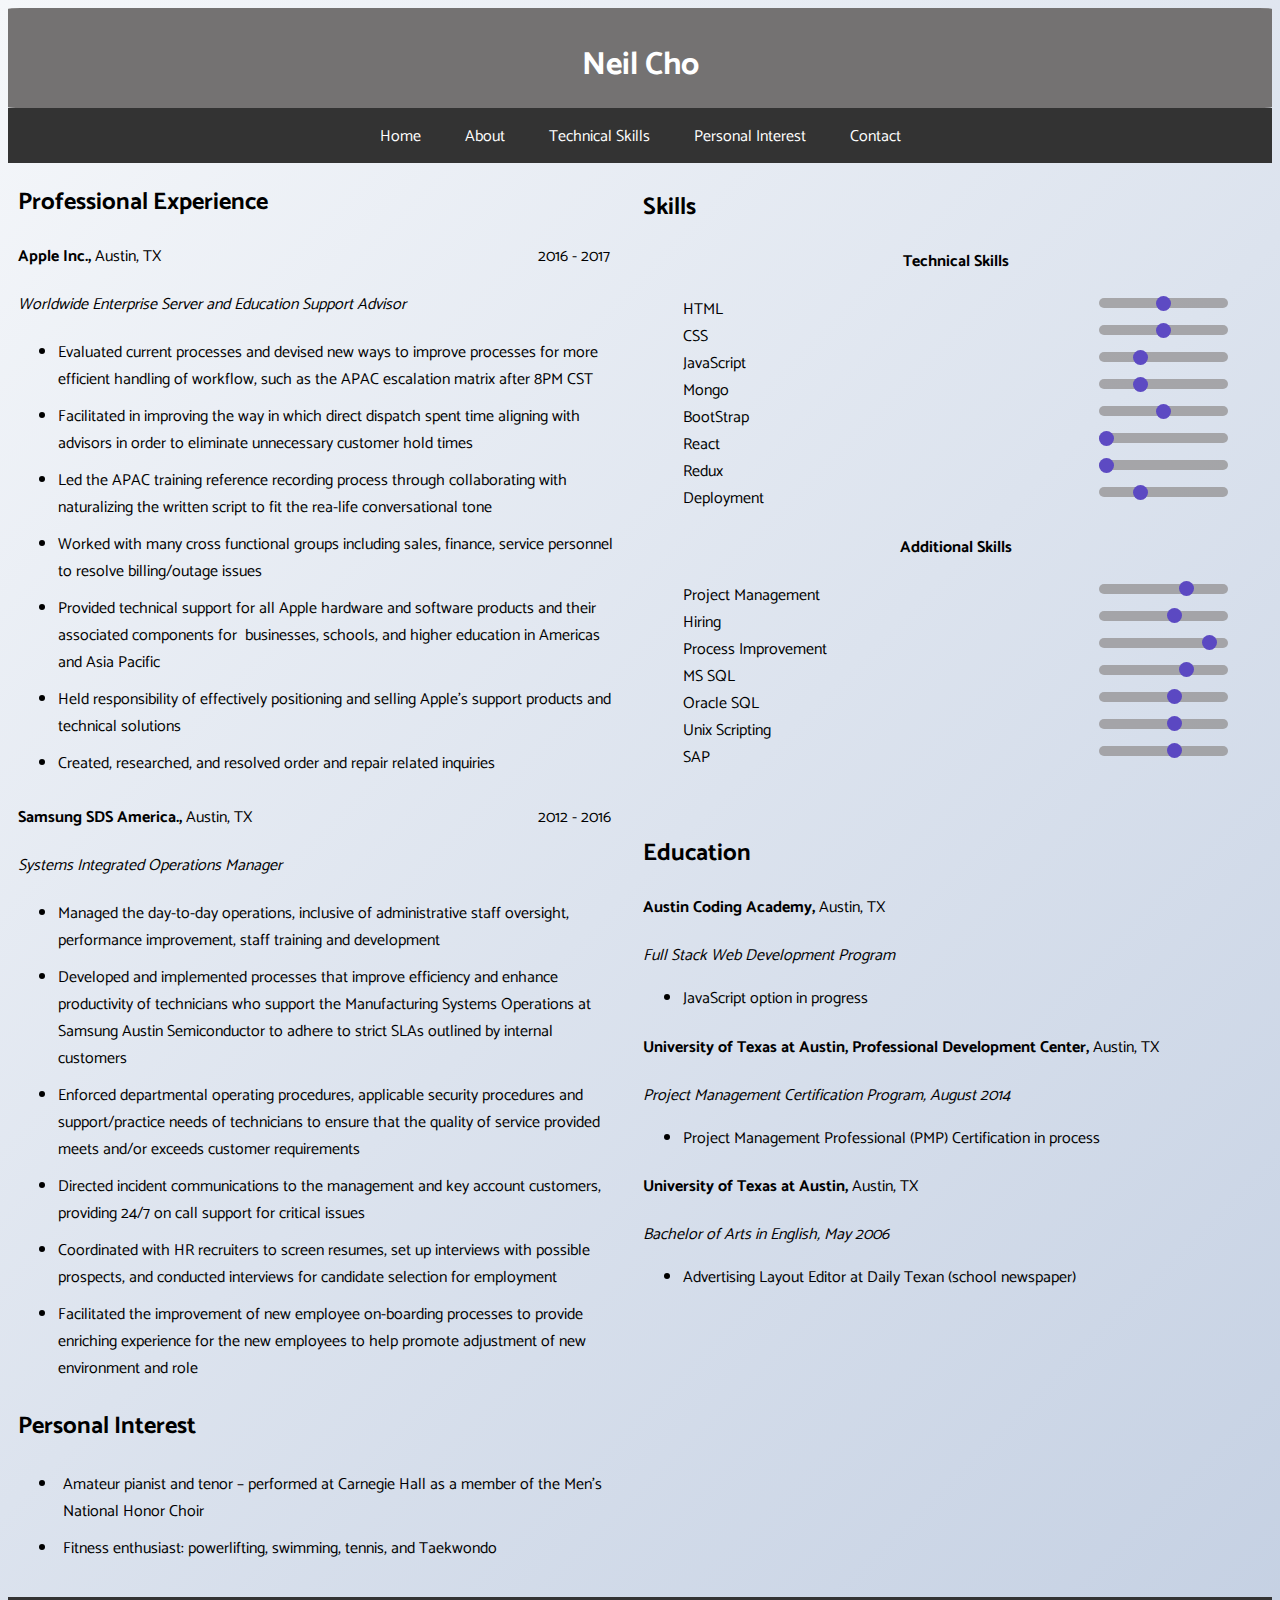
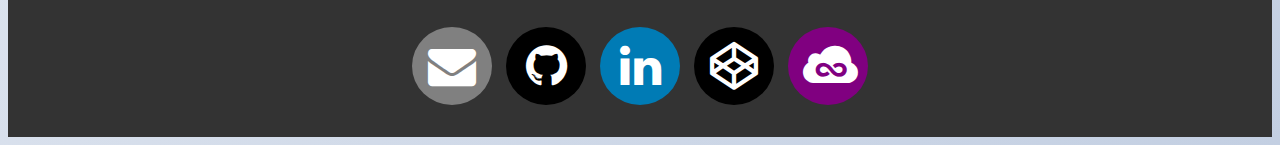
<file: resume/index.html>
<html lang="en">
<head>
  <meta charset="UTF-8">
  <meta name="viewport" content="width=device-width, initial-scale=1.0">
  <meta http-equiv="X-UA-Compatible" content="ie=edge">
  <!-- <link rel="stylesheet" href="./css/reset.css"> -->
  <link rel="stylesheet" href="./css/style.css">
  <link rel="stylesheet" href="https://cdnjs.cloudflare.com/ajax/libs/font-awesome/4.7.0/css/font-awesome.min.css" />
  <link href="https://fonts.googleapis.com/css?family=Catamaran" rel="stylesheet">
  <title>My Resume</title>
</head>
<body>
    <header><h1>Neil Cho</h1></header>
    <div id="navbar">
        <a href="https://simplyneil.github.io/classproject/resume/">Home</a>
        <a href="https://simplyneil.github.io/classproject/bio/">About</a>
        <a href="#technical">Technical Skills</a>
        <a href="#personali">Personal Interest</a>
        <a href="#contactlink">Contact</a>
    </div>
    <section>
      <h2 id="professional">Professional Experience</h2>
      <h4>Apple Inc.,<span style= "font-weight:normal"> Austin, TX</span>
        <span style="position:absolute;left:42%;font-weight:normal">2016 - 2017</span></h4>
        <em>Worldwide Enterprise Server and Education Support Advisor</em>
        <ul>
          <li>Evaluated current processes and devised new ways to improve processes for more 
            efficient handling of workflow, such as the APAC escalation matrix after 8PM CST</li>
          <li>Facilitated in improving the way in which direct dispatch spent time aligning with 
            advisors in order to eliminate unnecessary customer hold times</li>
          <li>Led the APAC training reference recording process through collaborating 
            with naturalizing the written script to fit the rea-life conversational tone</li>
          <li>Worked with many cross functional groups including sales, finance, service
             personnel to resolve billing/outage issues</li>
          <li>Provided technical support for all Apple hardware and software products and their 
            associated components for  businesses, schools, and higher education in Americas and
             Asia Pacific</li>
          <li>Held responsibility of effectively positioning and selling Apple’s support products and technical solutions
            </li>
          <li>Created, researched, and resolved order and repair related inquiries</li>	
      </ul>
      <h4>Samsung SDS America.,<span style= "font-weight:normal"> Austin, TX</span>
      <span style="position:absolute;left:42%;font-weight:normal">2012 - 2016</span></h4>
      <em>Systems Integrated Operations Manager</em>
        <ul>
          <li>Managed the day-to-day operations, inclusive of administrative staff oversight, performance improvement, 
            staff training and development</li>
          <li>Developed and implemented processes that improve efficiency and enhance productivity of technicians 
            who support the Manufacturing Systems Operations at Samsung Austin Semiconductor to adhere to strict SLAs 
            outlined by internal customers</li>
          <li>Enforced departmental operating procedures, applicable security procedures and support/practice needs of 
            technicians to ensure that the quality of service provided meets and/or exceeds customer requirements</li>
          <li>Directed incident communications to the management and key account customers, providing 24/7 on call 
            support for critical issues</li>
          <li>Coordinated with HR recruiters to screen resumes, set up interviews with possible prospects, and conducted
             interviews for candidate selection for employment</li>
          <li>Facilitated the improvement of new employee on-boarding processes to provide enriching experience for the new employees 
            to help promote adjustment of new environment and role</li>
        </ul>
      </section>
    <article>
        <h2 id="personali">Personal Interest</h2>
        <ul>
          <li>Amateur pianist and tenor – performed at Carnegie Hall as a member
             of the Men’s National Honor Choir</li>
          <li>Fitness enthusiast: powerlifting, swimming, tennis, and Taekwondo</li>
        </ul> 
      </article>
    <aside>
        <h2 id="technical">Skills</h2>
        <h4><span>Technical Skills</span></h4>
          <ul> <!--slider is inspired by the following website sample: 
            https://www.kickresume.com/help-center/full-stack-developer-resume-sample/ -->
            <li><span>HTML</span><input type="range" min="0" max="10" value="5" class="slider" id="myRange"></li>
            <li><span>CSS</span><input type="range" min="0" max="10" value="5" class="slider" id="myRange"></li>
            <li><span>JavaScript</span><input type="range" min="0" max="10" value="3" class="slider" id="myRange"></li>
            <li><span>Mongo</span><input type="range" min="0" max="10" value="3" class="slider" id="myRange"></li>
            <li><span>BootStrap</span><input type="range" min="0" max="10" value="5" class="slider" id="myRange"></li>
            <li><span>React</span><input type="range" min="0" max="10" value="0" class="slider" id="myRange"></li>
            <li><span>Redux</span><input type="range" min="0" max="10" value="0" class="slider" id="myRange"></li>
            <li><span>Deployment</span><input type="range" min="0" max="10" value="3" class="slider" id="myRange"></li>
          </ul>
        <h4>Additional Skills</h4>
          <ul>
              <li><span>Project Management</span><input type="range" min="0" max="10" value="7" class="slider" id="myRange"></li>
              <li><span>Hiring</span><input type="range" min="0" max="10" value="6" class="slider" id="myRange"></li>
              <li><span>Process Improvement</span><input type="range" min="0" max="10" value="9" class="slider" id="myRange"></li>
              <li><span>MS SQL</span><input type="range" min="0" max="10" value="7" class="slider" id="myRange"></li>
              <li><span>Oracle SQL</span><input type="range" min="0" max="10" value="6" class="slider" id="myRange"></li>
              <li><span>Unix Scripting</span><input type="range" min="0" max="10" value="6" class="slider" id="myRange"></li>
              <li><span>SAP</span><input type="range" min="0" max="10" value="6" class="slider" id="myRange"></li>
          </ul>
          <br>
          <h2 id="education">Education</h2>

          <h4>Austin Coding Academy, <span style= "font-weight:normal"> Austin, TX</span></h4>
          <em>Full Stack Web Development Program</em>
            <ul>
              <li>JavaScript option in progress</li>
            </ul>
          <h4>University of Texas at Austin, Professional Development Center, <span style= "font-weight:normal"> Austin, TX</span></h4>
          <em>Project Management Certification Program, August 2014</em>
            <ul>
              <li>Project Management Professional (PMP) Certification in process</li>
            </ul>

          <h4>University of Texas at Austin, <span style= "font-weight:normal"> Austin, TX</span></h4>
          <em>Bachelor of Arts in English, May 2006</em>
            <ul>
              <li>Advertising Layout Editor at Daily Texan (school newspaper)</li>
            </ul>
    </aside>
    <footer id="contactlink">
      <!-- <h1>Contact Me</h1> -->
      <a href="mailto:simplyneilcho@gmail.com" i class="fa fa-envelope fa-3x"></a></i>
      <a href="https://github.com/neilcho" i class="fa fa-github fa-3x"></a></i>
      <a href="https://linkedin.com/in/neil-cho-099298172" i class="fa fa-linkedin fa-3x"></a></i>
      <a href="https://codepen.io/neilcho/" i class="fa fa-codepen fa-3x"></a></i>
      <a href="https://jsfiddle.net/user/neilcho/fiddles/" i class="fa fa-jsfiddle fa-3x"></a></i>
    </footer>

    <script>
        window.onscroll = function() {myFunction()};
        
        var navbar = document.getElementById("navbar");
        var sticky = navbar.offsetTop;
        
        function myFunction() {
          if (window.pageYOffset >= sticky) {
            navbar.classList.add("sticky")
          } else {
            navbar.classList.remove("sticky");
          }
        }
        </script>
</body>
</html>
</file>
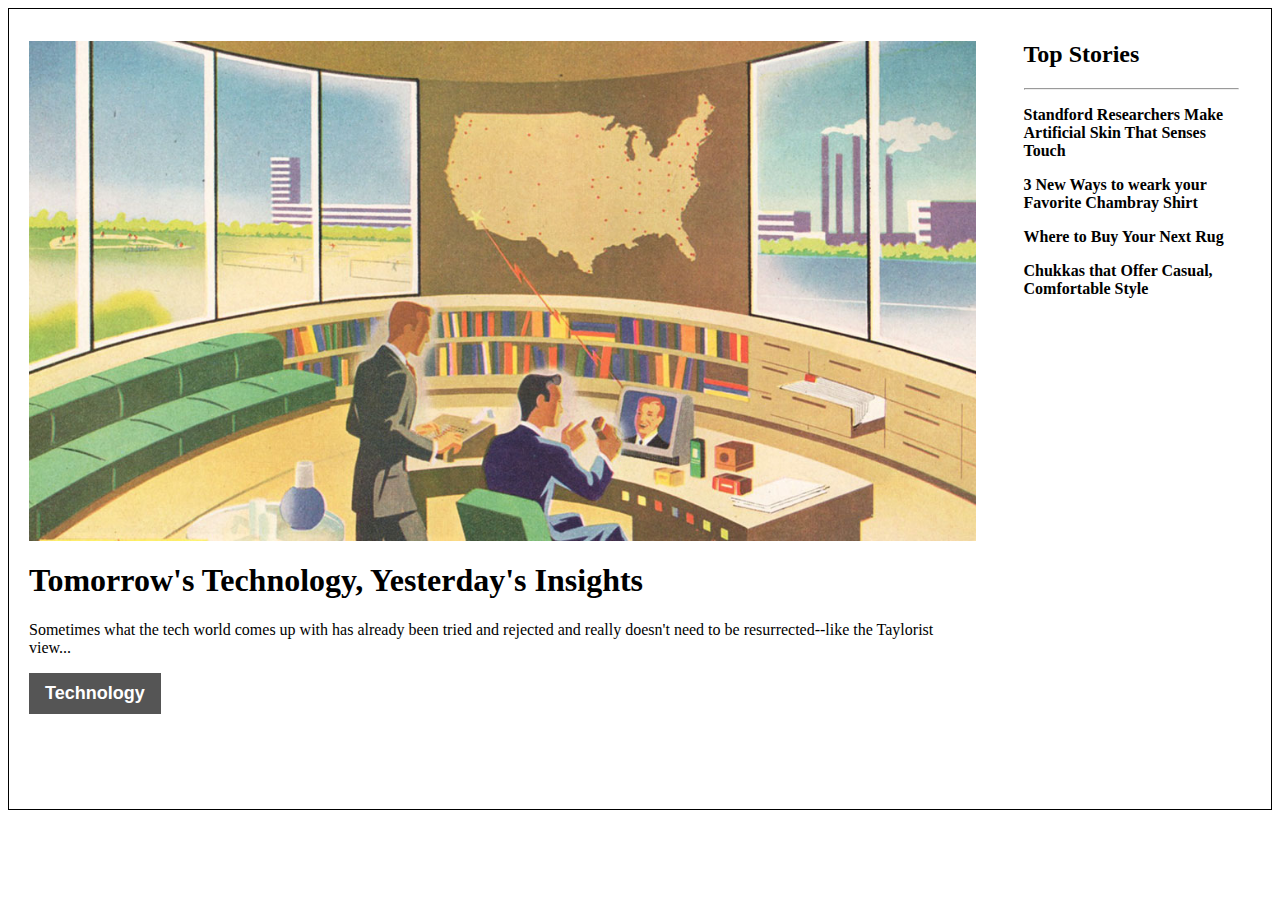
<file: tomorrows-tech/index.html>
<html lang="en">
<head>
  <meta charset="UTF-8">
  <meta name="viewport" content="width=device-width, initial-scale=1.0">
  <meta http-equiv="X-UA-Compatible" content="ie=edge">
  <link rel="stylesheet" href="./css/style.css">
  <link rel="stylesheet" href="https://use.fontawesome.com/releases/v5.5.0/css/all.css" integrity="sha384-B4dIYHKNBt8Bc12p+WXckhzcICo0wtJAoU8YZTY5qE0Id1GSseTk6S+L3BlXeVIU" crossorigin="anonymous">
  <title>Tomorrow's Technology</title>
</head>
<body>
  <div class="imageColumn">
    <div class="imgRow">
      <img class="backGround" src="./img/bg.jpg" alt="">
    </div>
    <div class="topStories">
    <h2>Top Stories</h2>
    <hr>
      <p>Standford Researchers Make Artificial Skin That Senses Touch</p>
      <p>3 New Ways to weark your Favorite Chambray Shirt</p>
      <p>Where to Buy Your Next Rug</p>
      <p>Chukkas that Offer Casual, Comfortable Style</p>
    </div>
  </div>
    <div class="imgText">
      <h1>Tomorrow's Technology, Yesterday's Insights</h1>
      <p>Sometimes what the tech world comes up with has already been tried and rejected
        and really doesn't need to be resurrected--like the Taylorist view...
      </p>
      <button class="techBttn">Technology</button>
    </div>  
  
  <footer>
    <div class="uLinks">
      <h3>Useful Links</h3>
      <ul>
        <li><a href="/">About</a></li>
        <hr class="uLinkshr">
        <li><a href="/">Jobs</a></li>
        <hr class="uLinkshr">
        <li><a href="/">Team</a></li>
        <hr class="uLinkshr">
        <li><a href="/">Advertise</a></li>
        <hr class="uLinkshr">
        <li><a href="/">Terms</a></li>
        <hr class="uLinkshr">
      </ul>
    </div>
    <div class="socialM">
      <h3>Social Media</h3>
        <ul>
          <li class="sIcons">
            <a href="/">Facebook</a>
            <i class="fab fa-facebook-f"></i>
          </li>
          <hr class="sMhr">
          <li class="sIcons">
            <a href="/">Instagram</a>
            <i class="fab fa-instagram"></i>
          </li>
          <hr class="sMhr">
          <li class="sIcons">
            <a href="/">Twitter</a>
            <i class="fab fa-twitter"></i>
          </li>
          <hr class="sMhr">
        </ul>
    </div>
  </footer>
</body>
</html>
</file>
<file: style.css>
* {
  padding: 0;
  margin: 0;
  box-sizing: border-box;
}
header {
  display: flex;
  justify-content: center;
  align-items: center;
  padding: 20px;
  border: 4px solid black;
  margin: 25px;
  border-radius: 4px;
  background: #e1eec3;  /* fallback for old browsers */
  background: -webkit-linear-gradient(to right, #f05053, #e1eec3);  /* Chrome 10-25, Safari 5.1-6 */
  background: linear-gradient(to right, #f05053, #e1eec3); /* W3C, IE 10+/ Edge, Firefox 16+, Chrome 26+, Opera 12+, Safari 7+ */

}
.various__projects {
  /* border: 2px solid black; */
  margin: 25px;
}
.project__overview {
  display: grid;
  grid-template-columns: repeat(auto-fit, minmax(360px, 1fr));
  grid-gap: 40px;
}
.project__item {
  position: relative;
  background: rgba(255, 255, 255, .03);
  overflow: hidden;
  border-radius: 3px;
  box-shadow: 5px 10px 8px 10px #333;
}
/* display: block will prevent the iframe from scrolling */
.item__overlay {
  display: block;
  position: absolute;
  left: 0;
  top: 0;
  height: 300px;
  width: 100%;
  z-index: 20;
}
.project__meta {
  padding: 20px;
  background: #999;
  display: flex;
  justify-content: center;
}
.project__meta a {
  text-decoration: none;
  color: #fff;
}
iframe {
  width: 100%;
  height: 300px;
}
</file>
<file: airplane/css/style.css>
html {
  background: url(../img/airline.jpg) no-repeat center center fixed;
  background-size: cover;
}
body {
font-family: 'Roboto', sans-serif;
}
header {
  display: flex;
  justify-content: space-around;
  align-items: center;
  background: #193A55;
}
.navLink {
  text-decoration: none;
  color: #fff;
  padding-right: 25px;
}
.navLink:hover {
  color: #2C8D80;
}
main {
  width: 430px;
  height: 400px;
  margin-left: 5.5rem;
  margin-top: 5rem;
  border-radius: 5px;
  background: #193A55;
  color: #fff;
}
.iconBox {
  display: flex;
  justify-content: space-between;
  background: #2C8D80;
  border-radius: 5px;
}
.icons{
  padding: 10px 45px;
}
.icons:hover {
  background: #1563B7;
  border-radius: 5px;
 }
.boxes {
  display: flex;
  justify-content: space-around;
  padding: 5px;
}
.boxes:nth-child(2) {
  margin-top: 15px;
}
.txtBox {
  margin: 10px 15px;
  padding: 15px;
  background: #193A55;
  color: #fff;
  border: 1px solid #fff;
  border-radius: 5px;
  font-weight: 900;
}
.dateBox {
margin: 10px 15px;
padding: 15px;
background: #193A55;
color: #fff;
border: 1px solid #fff;
width: 176px;
height: 45px;
border-radius: 5px;
font-weight: 900;
}
.rowFour {
  display: flex;
  padding-top: 1em;
}
.passenger {
  margin-left: 13px;
}
.passenger > input {
  padding: 15px 0;
  width: 6.7em;
  background: #193A55;
  text-align: center;
  color: #fff;
  border-radius: 5px;
  border: 1px solid white;
}
.passengerTxt {
  margin: 0 10px;
}
.radio {
  display: flex;
  align-items: center;
  justify-content: space-between;
  padding-left: 30px;
}
.searchBttn {
  display: flex;
  justify-content: center;
  align-items: center;
}
.flightSearch {
  color: #fff;
  text-decoration: none;
  padding: 15px 130px;
  background: #1563B7;
  margin-top: 30px;
  border-radius: 5px;
}
</file>
<file: bio/css/style.css>
@media screen and (max-width: 1600px) {

body {
  margin: 0;
  /* height: 100vh; */
  position: relative;
  font-family: 'Roboto', sans-serif;
}
header {
  display: flex;
  background: #666;
  justify-content: space-between;
  /* padding: 10px; */
  width: 100%;
}
.identity {
  margin-left: 100px;
}
header > .identity {
  color: white;
}
.links {
  display: flex;
  align-items: center;
  margin-right: 100px;
}
.links a:hover {
  color: black;
}
.header-nav {
  padding: 0 15px;
}
.header-nav > a {
  text-decoration: none;
  color: white;
}
main {
  display: flex;
  justify-content: space-evenly;
  margin: 50px 0;
  position: relative;
  top: 120px;
  padding-bottom: 200px;
  overflow: auto;
}
.headshot {
  display: flex;
  /* border-radius: 50%; */
}
.headshot > img{
  height: 400px;
  border-radius: 50%;
}   
.description {
  display: flex;
  flex-direction: column;
  justify-content: center;
  width: 500px;
}
.description > .top span:first-child {
  font-weight: bold;
}
footer {
  display: flex;
  width: 100%;
  min-height: 150px;
  background: #666;
  position: fixed;
  left: 0;
  bottom: 0;
}
.footer-item {
  /* border: 1px solid black; */
  display: flex;
  color: white;
}
.box1 {
  flex: 1;
  align-items: center;
  justify-content: center; 
}
.box2 {
  flex: 2;
  align-items: center;
  justify-content: center;
}
.box2 > a {
  text-decoration: none;
  color: white;
  padding: 0 15px;
}
.box3 {
  flex: 1;
  align-items: center;
  justify-content: center;
}
.box3 > a {
  color: white;
}
.fa-codepen:hover {
  color: purple;
}
.fa-jsfiddle:hover {
  color: rgb(26, 135, 224);
}
.fa-github:hover {
  color: black;
}
.fa-linkedin:hover {
  color: #0077B5;
}
}

@media screen and (max-width: 600px) {
  
  header {
    display: flex;
    flex-direction: column;
    width: 100%;
  }
  main {
    display: flex;
    flex-direction: column;
    margin-top: 0;
    position: relative;
    top: 50px;
  }
  .identity {
    margin-left: 0;
    align-self: center;
  }
  .identity p {
    display: none;
  }
  .links {
    display: flex;
    justify-content: center;
    margin-left: 100px;
  }
  .headshot {
    align-self: center;
    /* border: 1px solid black; */
  }
  .headshot > img {
    border-radius: 0px;
    align-self: center;
    height: 300px;
  }
  .description {
    width: 350px;
    align-self: center;
    margin-top: 20px;
  }
  .description p {
    font-size: 14px;
  }
  footer {
    display: flex;
    /* width: 100%; */
    height: 100px;
    width: 100%;
    position: fixed;
    left: 0;
    bottom: 0;
  }
  .box1,
  .box3 {
    display: none;
  }
}
</file>
<file: brutalism/css/style.css>
* {
  box-sizing: border-box;
  padding: 0;
  margin: 0;
}
body {
  cursor: url("../img/yao_cursor.png"), auto;
}
.header-wrapper {
  background: #fffbd5;  /* fallback for old browsers */
  background: -webkit-linear-gradient(to right, #b20a2c, #fffbd5);  /* Chrome 10-25, Safari 5.1-6 */
  background: linear-gradient(to right, #b20a2c, #fffbd5); /* W3C, IE 10+/ Edge, Firefox 16+, Chrome 26+, Opera 12+, Safari 7+ */
}
.site-header {
  max-width: 64em;
  margin: 0 auto;
  display: grid;
  grid-template-columns: minmax(1.5em, 1fr) repeat(5, minmax(0, 29.25em)) minmax(1.5em, 1fr);
  grid-template-rows: 1.5em minmax(min-content, max-content) 1.5em minmax(min-content, max-content);
}
.header-top-bar {
  display: grid;
  grid-template-columns: 20% 1fr;
  grid-row: 2;
  grid-column: 2 / span 5;
}
.site-nav {
  grid-column: 2;
  justify-self: end;
}
.site-nav li {
  display: inline-block;
}
.site-nav li a {
  text-decoration: none;
  padding-right: 15px;
  text-transform: uppercase;
  font-size: 1.2em;
  color: 000;
}
.page-section-hero .content-wrapper {
  display: grid;
  grid-template-columns: minmax(2.5em, 1fr) repeat(5, minmax(0, 29.25em)) minmax(2.5em, 1fr);
  grid-template-rows: repeat(3, minmax(min-content, max-content));
}
.content-wrapper {
  background: #bc4e9c;  /* fallback for old browsers */
  background: -webkit-linear-gradient(to right, #f80759, #bc4e9c);  /* Chrome 10-25, Safari 5.1-6 */
  background: linear-gradient(to right, #f80759, #bc4e9c); /* W3C, IE 10+/ Edge, Firefox 16+, Chrome 26+, Opera 12+, Safari 7+ */
  grid-column: 2;
  grid-row: 1 / span 3;
}
.page-title {
  font-size: 150px;
}
.first-letter {
  grid-column: 2;
  grid-row: 1;
  background: #CAC531;  /* fallback for old browsers */
  background: -webkit-linear-gradient(to right, #F3F9A7, #CAC531);  /* Chrome 10-25, Safari 5.1-6 */
  background: linear-gradient(to right, #F3F9A7, #CAC531); /* W3C, IE 10+/ Edge, Firefox 16+, Chrome 26+, Opera 12+, Safari 7+ */
}
.second-letter {
  grid-column: 3;
  grid-row: 2;
  background: #00b09b;  /* fallback for old browsers */
  background: -webkit-linear-gradient(to right, #96c93d, #00b09b);  /* Chrome 10-25, Safari 5.1-6 */
  background: linear-gradient(to right, #96c93d, #00b09b); /* W3C, IE 10+/ Edge, Firefox 16+, Chrome 26+, Opera 12+, Safari 7+ */
}
.third-letter {
  grid-column: 4;
  grid-row: 1;
  background: #40E0D0;  /* fallback for old browsers */
  background: -webkit-linear-gradient(to right, #FF0080, #FF8C00, #40E0D0);  /* Chrome 10-25, Safari 5.1-6 */
  background: linear-gradient(to right, #FF0080, #FF8C00, #40E0D0); /* W3C, IE 10+/ Edge, Firefox 16+, Chrome 26+, Opera 12+, Safari 7+ */
}
.fourth-letter {
  grid-column: 5;
  grid-row: 2;
  background: #FC5C7D;  /* fallback for old browsers */
  background: -webkit-linear-gradient(to right, #6A82FB, #FC5C7D);  /* Chrome 10-25, Safari 5.1-6 */
  background: linear-gradient(to right, #6A82FB, #FC5C7D); /* W3C, IE 10+/ Edge, Firefox 16+, Chrome 26+, Opera 12+, Safari 7+ */
}
.fifth-letter {
  grid-column: 6;
  grid-row: 1;
  background: #fc4a1a;  /* fallback for old browsers */
  background: -webkit-linear-gradient(to right, #f7b733, #fc4a1a);  /* Chrome 10-25, Safari 5.1-6 */
  background: linear-gradient(to right, #f7b733, #fc4a1a); /* W3C, IE 10+/ Edge, Firefox 16+, Chrome 26+, Opera 12+, Safari 7+ */
}
.sixth-letter {
  grid-column: 4;
  grid-row: 3;
  background: #00F260;  /* fallback for old browsers */
  background: -webkit-linear-gradient(to right, #0575E6, #00F260);  /* Chrome 10-25, Safari 5.1-6 */
  background: linear-gradient(to right, #0575E6, #00F260); /* W3C, IE 10+/ Edge, Firefox 16+, Chrome 26+, Opera 12+, Safari 7+ */  
}
.banner-left {
  transform: rotate(-90deg) translateY(100%);
  transform-origin: left bottom;
  bottom: 0;
  left:0;
}
.banner-text-left {
  display: inline-block;
}
.page-section-meme-cover {
  min-height: 340px;
  width: 100%;
  background-image: url("../img/header-banner.jpg");
  background-size: cover;
  background-repeat: no-repeat;
}
.page-section-meme-images {
  margin: 0 auto;
  display: grid;
  grid-template-columns: minmax(1.5em, 1fr) repeat(5, minmax(0, 29.25em)) minmax(1.5em, 1fr);
  grid-template-rows: repeat(3, minmax(min-content, max-content));
  grid-row-gap: 2em;
  background: #F7971E;  /* fallback for old browsers */
  background: -webkit-linear-gradient(to right, #FFD200, #F7971E);  /* Chrome 10-25, Safari 5.1-6 */
  background: linear-gradient(to right, #FFD200, #F7971E); /* W3C, IE 10+/ Edge, Firefox 16+, Chrome 26+, Opera 12+, Safari 7+ */
}
.box1 {
  margin-top: 1em;
  grid-column: 2;
  grid-row: 1;
}
.box2 {
  grid-column: 2;
  grid-row: 2;
}
.box3 {
  margin-top: 2.5em;
  grid-column: 4;
  grid-row: 1;
}
.box4 {
  grid-column: 3;
  grid-row: 3;
}
.page-section-gag-banner {
  background-image: url("../img/gag-gifts.png");
  background-size: cover;
  background-repeat: no-repeat;
  min-height: 400px;
}
.page-section-meme-images-two {
  /* max-width: 64em; */
  margin: 0 auto;
  display: grid;
  grid-template-columns: minmax(1.5em, 1fr) repeat(6, minmax(0, 29.25em)) minmax(1.5em, 1fr);
  grid-template-rows: repeat(3, minmax(min-content, max-content));
  grid-row-gap: 2em;
  background: #FFAFBD;  /* fallback for old browsers */
  background: -webkit-linear-gradient(to right, #ffc3a0, #FFAFBD);  /* Chrome 10-25, Safari 5.1-6 */
  background: linear-gradient(to right, #ffc3a0, #FFAFBD); /* W3C, IE 10+/ Edge, Firefox 16+, Chrome 26+, Opera 12+, Safari 7+ */
}
.box5 {
  grid-column: 2 / span 2;
  grid-row: 1 / span 3;
  margin-top: 2em;
}
.box5 img {
  width: 100%;
}
.box6 {
  grid-column: 5 / span 3;
  grid-row: 2 / span 2;
}
.box6 img {
  width: 100%;
}
.box7 {
  grid-column: 3;
  grid-row: 4;
}
</file>
<file: nasa/css/style.css>
html {
  display: flex;
  justify-content: center;
  font-family: 'Nunito', sans-serif;
}
header {
 width: 850px;
 height: 450px;
 background-image: url("https://unsplash.com/photos/Q1p7bh3SHj8/download?force=true");
 background-size: 100%;
 display: flex;
 align-items: center;
 justify-content: center;
 color: #fff;
 font-size: 2.5rem;
 margin-bottom: 20px;
}
footer {
  height: 324px;
  width: 850px;
  background: #E6E6E6;
  display: flex;
  justify-content: space-between;
}
h3:not(.lowercase) {
  text-transform: uppercase;
}
.socialM {
  width: 270px;
  margin: 0 10px;
}
.socialM h3 {
  padding-left: 20px;
  margin-top: 25px;
}
.socialMedia {
  padding-left: 20px;
}
.socialMedia > li {
  list-style-type: none;
}
.officeI {
  width: 270px;
  margin: 0 10px;
}
.officeI h3 {
  padding-left: 20px;
  margin-top: 25px;
}
.officeInfo {
  padding-left: 20px;
}
.officeInfo > li {
  list-style-type: none;
}
.contactU {
  display: flex;
  flex-direction: column;
  width: 270px;
  margin: 0 10px;
}
.contactU div {
  margin-left: 20px;
}
.contactU h3 {
  padding-left: 20px;
  margin-top: 25px;
}
.nameBox {
  display: flex;
  flex-direction: column;
  width: 215px;
  margin-bottom: 10px;
}
.nameBox input {
  padding: 5px 0;
}
.messageBox {
  display: flex;
  flex-direction: column;
  width: 215px;
  margin-bottom: 15px;
}
.messageBox input {
  padding: 25px 0;
}
.sendButton {
  color: #fff;
}
.sendButton button {
  padding: 8px 20px;
  background: #4D4D4D;
  color: #fff;
  font-weight: 800;
  font-size: 14px;
  border: none;
}
 
@media only screen and (max-width: 576px) {
  html {
    display: flex;
    justify-content: center;
    align-items: center;
  }
  header {
    width: 560px;
    height: 500px;
    background-image: url("https://unsplash.com/photos/Q1p7bh3SHj8/download?force=true");
    background-size: cover;
    display: flex;
    align-items: center;
    justify-content: center;
    /* margin: 10px 20px; */
  }
  footer {
    display: flex;
    flex-direction: column;
    background: #E6E6E6;
    height: 680px;
    width: 560px;
    align-items: center;
    justify-content: center;
  }
}
</file>
<file: portfolio/css/style.css>
@import url("https://fonts.googleapis.com/css?family=Open+Sans:400,600,700|Source+Sans+Pro:600,900|Caveat");


* {
  box-sizing: border-box;
  padding: 0;
  margin: 0;
}

h1 {
  font-size: 1.71em;
}
a {
  display: inline-block;
  text-decoration: none;
  font-weight: 600;
  background-color: transparent;
  color: #674172;
}
img {
  max-width: 100%;
  height: auto;
  border: 2px solid #fff;
}
body {
  width: 100%;
  height: 100%;
  background-color: white;
  font-family: "open sans", sans-serif;
  line-height: 1.6;
  font-size: 1em;
  font-weight: 400;
}
main {
  width: 100%;
  /* height: 100%; */
}
.header-wrapper {
  min-height: 280px;
  background-color: #674172;
  background-repeat: no-repeat;
  background-size: cover;
}
.header-wrapper-home {
  background-image: url("../img/notepad-with-wireframe.jpg");
}
.site-header a {
  text-transform: uppercase;
  color: #fff;
  font-family: "Source Sans Pro" sans-serif;
  text-decoration: none;
}
.header-top-bar h1 {
  font-size: 1.71em;
}
blockquote {
  color: #fff;
}
blockquote p {
  font-weight: 600;
  font-size: 1.143em;
  align-self: start;
}
cite {
  color: #fff;
}
.page-title header {
  color: #fff;
  padding: 1.5em;
}
.page-title {
  display: flex;
  background-color: rgba(103,65,114,0.95);
}  
.sr-only {
  position: absolute;
  width: 1px;
  height: 1px;
  padding: 0;
  margin: -1px;
  overflow: hidden;
  clip: rect(0,0,0,0);
}
a:hover {
  cursor: pointer;
  outline: none;
}
.page-title header h1 {
  margin-bottom: .24em;
  font-size: 1.71em;
}
.page-title header h2 {
  margin-top: 1.5em;
  font-size: 1.29em;
  font-weight: 400;
}
.page-section-grey {
  background-color: #f4f3f4;
}
section article h1, p {
  margin-bottom: 1em;
}
.page-section-contact {
  background: linear-gradient(#e76b74, rgba(231,107,116,.8));
}
.button-light {
  background-color: rgba(255,255,255,.6);
  color: #3d3737;
  justify-self: center;
  text-align: center;
  padding: 1.5em 3em;
  border: 3px solid #fff;
}
.site-footer .content-wrapper {
  display: grid;
  grid-template-columns: minmax(1.5em, 1fr) repeat(4,minmax(0, 29.25em)) minmax(1.5em, 1fr);
  grid-row-gap: 1.5em;
}
.site-footer {
  padding: 1.5em 0;
  background: #4a4a4a;
  color: #fff;
  grid-row-gap: 1.5em;
  display: block;
}
.page-section-contact section p {
  color: #fff;
  font-weight: 400;
  justify-self: center;
  text-align: center;
}
.page-section-intro a::before, 
.page-section-services a::before,
.page-section-work a::before,
.page-section-blog a::before {
  z-index: -1;
  content: '';
  position: absolute;
  top: .85em;
  left: 0;
  width: 45%;
  height: 8px;
  background-color: rgba(231,107,116,.3);
  transition: all ease 0.2s;
}
.page-section-intro a:hover::before, 
.page-section-services a:hover::before,
.page-section-work a:hover::before,
.page-section-blog a:hover::before {
  width: 100%;
}
.page-section-intro a,
.page-section-services a,
.page-section-work a,
.page-section-blog a {
  display: inline-block;
  position: relative;
  z-index: 100;
  padding: 0 .1em;
}


/* desktop web-view */

@media (min-width: 48em) {
  html {
    font-size: 100%;
  }
  .site-header {
    /* max-width: 64em;
    margin: 0 auto; */
    display: grid;
    grid-template-columns: minmax(1.5em, 1fr) repeat(4, minmax(0, 29.25em)) minmax(1.5em, 1fr);
    grid-template-rows: 1.5em minmax(min-content, max-content) 1.5em minmax(min-content, max-content);
  }
  .header-top-bar {
    display: grid;
    grid-template-columns: 15% 1fr;
    grid-column: 2 / span 4;
    grid-row: 2;
  }
  .page-title {
    grid-column: 5;
    min-height: 415px;
    grid-row: 4;
    display: flex;
  }
  .testimonial {
    align-self: center;
    grid-column: 2 / span 2;
    grid-row: 4;
  }
  #myNav,
  .menu    {
    display: none;
  }
  .site-nav {
    align-self: center;
    justify-self: end;
  }
  .site-nav ul {
    list-style: none;
    
  }
  .site-nav li {
    display: inline-block;
    margin-left: 1em;
  }
  .page-section-intro .content-wrapper {
    display: grid;
    grid-template-rows: 4em minmax(min-content, max-content);
    grid-template-columns: minmax(1.5em, 1fr) repeat(4, minmax(0, 29.25em)) minmax(1.5em, 1fr);
    /* margin: 0 auto;
    max-width: 64em; */
  }
  .page-section-intro section {
    display: grid;
    grid-template-columns: repeat(8, minmax(0, 29.25em));
    grid-template-rows: 4em repeat(2, minmax(min-content, max-content)) 4em;
    grid-row: 2;
    grid-column: 2 / span 4;
  }
  .page-section-grey figure {
    grid-column: 2 / span 2;
    grid-row: 2;
    align-self: center;
  }
  .background-grey-left {
    grid-row: 1 / span 5;
    grid-column: 1 / span 2;
    background-color: #e7e6e7;
  }
  .page-section-grey article {
    grid-column:  4 / span 5;
    padding-left: 3em;
  }
  .overlap-banner-purple {
    grid-column: 5;
    grid-row: 1;
    background-color: rgba(103,65,114,0.95);
  }
  .overlap-grey-top {
    grid-row: 1;
    grid-column: 2;
    background-color: #e7e6e7;
  }
  .page-section-services .content-wrapper {
    display: grid;
    grid-template-columns: minmax(1.5em, 1fr) repeat(4, minmax(0, 29.25em)) minmax(1.5em, 1fr);
    grid-template-rows: 4em minmax(min-content, max-content) 4em;
  }
  .page-section-services section {
    display: grid;
    grid-row-start: 4em minmax(min-content, max-content) 4em;
    grid-template-columns: repeat(8, minmax(0, 29.25em));
    grid-column: 2 / span 4;
    grid-row: 2;
  }
  .page-section-services article {
    align-self: center;
    grid-row: 2;
    grid-column: 1 / span 5;
    padding-right: 3em;
    padding-top: 3em;
    padding-bottom: 3em;
  }
  .page-section-services figure {
    grid-column: 6 / span 3;
    grid-row: 2;
    align-self: center;
  }
  .overlap-grey-bottom {
    grid-row: 3;
    grid-column: 2;
    background-color: #e7e6e7;
  }
  .page-section-work .content-wrapper {
    display: grid;
    grid-template-columns: minmax(1.5em, 1fr) repeat(4, minmax(0, 29.25em)) minmax(1.5em, 1fr);
    grid-template-rows: 4em minmax(min-content, max-content) 4em;
  }
  .page-section-work section {
    display: grid;
    grid-template-columns: repeat(8, minmax(0, 29.25em));
    grid-template-rows: 4em repeat(2, minmax(min-content, max-content)) 4em;
    grid-row: 1 / span 2;
    grid-column:  2 / span 4;
  }
  .background-grey-left {
    grid-column:  1 / span 2;
    grid-row: 1 / span 5;
    background-color: #e7e6e7;
  }
  .page-section-grey figure {
    grid-column: 2 / span 2;
    grid-row: 2;
    align-self: center;
  }
  .page-section-blog .content-wrapper {
    display: grid;
    grid-template-columns: minmax(1.5em, 1fr) repeat(4, minmax(0, 29.25em)) minmax(1.5em, 1fr);
    grid-template-rows: 4em minmax(min-content, max-content) 4em;
  }
  .page-section-blog section {
    display: grid;
    grid-template-columns: repeat(8, minmax(0, 29.25em));
    grid-template-rows: minmax(min-content, max-content);
    grid-column: 2 / span 4;
    grid-row: 2;
  }
  .blog-list {
    grid-column:  1 / span 8;
    grid-row: 3;
  }
  .blog-list li {
    display: grid;
    grid-template-columns: 3fr 5fr;
    grid-column-gap: 3em;
  }
  .entry {
    grid-column: 2;
    align-self: center;
  }
  .page-section-blog h1 {
    grid-column: 1 / span 8;
    grid-row: 2;
    margin-bottom: 1.5em;
  }
  .page-section-contact .content-wrapper {
    display: grid;
    grid-template-columns: minmax(1.5em, 1fr) repeat(4, minmax(0, 29.25em)) minmax(1.5em, 1fr);
    grid-template-rows: 4em minmax(min-content, max-content) 4em;
  }
  .page-section-contact section {
    display: grid;
    grid-template-columns: 1fr;
    grid-template-rows: repeat(3, minmax(min-content, max-content));
    grid-row-gap: 1.5em;
    grid-column: 2 / span 4;
    grid-row: 2;
  }
  .page-section-contact h1 {
    font-weight: 600;
    color: #fff;
    text-align: center;
  }
  .button-light {
    text-transform: uppercase;
  }
  .site-footer .content-wrapper {
    display: grid;
    grid-template-columns: minmax(1.5em, 1fr) repeat(4, minmax(0, 29.25em)) minmax(1.5em, 1fr);
    grid-row-gap: 1.5em;
  }
  .site-footer small {
    grid-column: 2 / span 2;
    grid-row: 1;
    text-align: left;
  }
  .site-footer ul {
    grid-column: 4 / span 2;
    grid-row: 1;
    text-align: right;
  }
  .site-footer ul li {
    list-style-type: none;
  }
  .site-footer li a {
    color: #fff;
  }
}  

/* Tablet web-view */

@media (min-width: 37.5em) and (max-width: 47.9em) {

  html {
    font-size: 87.5%;
  }
  .site-header {
    display: grid;
    grid-template-columns: minmax(1.5em, 1fr) repeat(4, minmax(0, 29.25em)) minmax(1.5em, 1fr);
    grid-template-rows: 1.5em minmax(min-content, max-content) 1.5em minmax(min-content, max-content);
  }
  .header-top-bar {
    display: grid;
    grid-template-columns: 18% 1fr;
    grid-row: 2;
    grid-column: 2 / span 4;
  }
  .site-nav {
    grid-column: 2;
    justify-self: end;
    align-self: center;
    z-index: 200;
  }
  .site-nav li {
    display: inline-block;
    margin-left: 1.5em;
  }
  .site-nav ul {
    list-style: none;
  }
  .menu {
    display: none;
  }
  .page-title {
    display: flex;
    background-color: rgba(103,65,114,0.95);
    min-height: 330px;
    grid-row: 4;
    grid-column: 4 / span 2;
  }
  .testimonial {
    grid-column: 2 / span 2;
    grid-row: 4;
    align-self: end;
  }
  .page-section-intro .content-wrapper {
    display: grid;
    grid-template-rows: 4em minmax(min-content, max-content);
    grid-template-columns: minmax(1.5em, 1fr) repeat(4, minmax(0, 29.25em)) minmax(1.5em, 1fr);
  }
  .page-section section {
    display: grid;
    grid-template-rows: 4em repeat(2, minmax(min-content, max-content)) 4em;
    grid-template-columns: repeat(8, minmax(0, 29.25em));
    grid-column: 2 / span 4;
    grid-row: 2;
  }
  .page-section-grey article {
    grid-column: 4 / span 5;
    grid-row: 2;
    padding-left: 3em;
  }
  .background-grey-left {
    grid-column: 1 / span 2;
    grid-row: 1 / span 5;
    background-color: #e7e6e7;
  }
  .page-section-grey figure {
    grid-column: 2 / span 2;
    grid-row: 2;
    align-self: center;
  }
  .page-section figure img {
    border: 2px solid #fff;
    max-width: 100%;
    height: auto;
  }
  .overlap-banner-purple {
    grid-row: 1;
    grid-column: 4 / span 2;
    background-color: rgba(103,65,114,.95);
  }
  .overlap-grey-top {
    grid-row: 1;
    grid-column: 2;
    background-color: #e7e6e7;
  }
  .overlap-grey-bottom {
    grid-row: 3;
    grid-column: 2;
    background-color: #e7e6e7; 
  }
  .page-section-services article {
    grid-column: 1 / span 5;
    padding-right: 3em;
    grid-row: 2;
  }
  .page-section-services figure {
    grid-column: 6 / span 3;
    grid-row: 2;
  }
  .page-section-services .content-wrapper {
    display: grid;
    grid-template-columns: minmax(1.5em, 1fr) repeat(4, minmax(0, 29.25em)) minmax(1.5em, 1fr);
    grid-template-rows: 4em minmax(min-content, max-content) 4em;
    margin: 0 auto;
    max-width: 64em;
  }
  .page-section-work .content-wrapper {
    display: grid;
    grid-template-columns: minmax(1.5em, 1fr) repeat(4, minmax(0, 29.25em)) minmax(1.5em, 1fr);
    grid-template-rows: 4em minmax(min-content, max-content) 4em;
    margin: 0 auto;
    max-width: 64em;
  }
  .page-section-work section {
    grid-row: 1 / span 2;
  }
  .page-section-blog {
    grid-template-columns: repeat(8, minmax(0, 29.25em));
    grid-template-rows: minmax(min-content, max-content);
    grid-column: 2 / span 4;
    grid-row: 2;
  }
  .page-section-blog .content-wrapper {
    display: grid;
    grid-template-columns: minmax(1.5em, 1fr) repeat(4, minmax(0, 29.25em)) minmax(1.5em, 1fr);
    grid-template-rows: 4em minmax(min-content, max-content) 4em;
    margin: 0 auto;
    max-width: 64em;
  }
  .page-section-blog h1 {
    grid-row: 2;
    margin-bottom: 1.5em;
    grid-column: 1 / span 8;
  }
  .blog-list li {
    display: grid;
    grid-template-columns: 3fr 5fr;
    grid-column-gap: 3em;
  }
  .blog-list {
    grid-column: 1 / span 8;
    grid-row: 3;
  }
  .blog-list article {
    grid-column: 2;
  }
  .entry-image {
    grid-column: 1;
  }
  .page-section-contact section h1 {
    justify-self: center;
    text-align: center; 
    color: #fff;
  }
  .page-section-contact section {
    display: grid;
    grid-template-columns: 1fr;
    grid-template-rows: repeat(3, minmax(min-content, max-content));
    grid-gap: 1.5em;
    grid-column: 2 / span 4;
  }
  .page-section-contact .content-wrapper {
    display: grid;
    grid-template-rows: 4em minmax(min-content, max-content) 4em;
    grid-template-columns: minmax(1.5em, 1fr) repeat(4, minmax(0, 29.25em)) minmax(1.5em, 1fr);
  }
  .site-footer .content-wrapper {
    display: grid;
    grid-template-columns: minmax(1.5em, 1fr) repeat(4, minmax(0, 29.25em)) minmax(1.5em, 1fr);
  }
  .site-footer small {
    grid-column: 2 / span 4;
    text-align: center;
  }
  .site-footer ul {
    grid-column: 2 / span 4;
    text-align: center;
  }
  .site-footer li {
    list-style: none;
  }
  .site-footer li a {
    color: #fff;
  }
  #myNav {
    display: none;
  }
}



/* Mobile web-view*/

@media (min-width: 300px) and (max-width: 37.5em) {
  html {
    font-size: 87.5%;
  }
  .header-top-bar button {
    /* width: 40px;
    display: block;
    background-image: url("../img/hamburger_icon.svg");
    background-repeat: no-repeat;
    background-size: 40px; */
    justify-self: end;
    z-index: 200;
    background: transparent;
    border: none;
    /* background-color: #140f16; */
    /* overflow: visible; */
  }
  .fa-bars {
    color: #fff
  }
  .site-header {
    display: grid;
    grid-template-columns: minmax(1.5em, 1fr) repeat(2, minmax(0, 29.25em)) minmax(1.5em, 1fr);
    grid-template-rows: 1.5em minmax(min-content, max-content) 1.5em minmax(min-content, max-content);
  }
  .header-top-bar {
    display: grid;
    grid-template-columns: 18% 1fr;
    grid-row: 2;
    grid-column: 2 / span 2;
  }
  .header-top-bar a {
    line-height: 1;
  }
  .logo {
    font-weight: 900;
    grid-column: 1;
  }
  .page-title {
    min-height: 330px;
    display: flex;
    background-color: rgba(103,65,114,0.95);
    grid-row: 4;
    grid-column: 3 / span 2;
  }
  .page-title header {
    color: #fff;
  }
  .testimonial {
    grid-column: 2;
    grid-row: 4;
    align-self: end;
    margin-right: 1.5em;
    margin-bottom: 1.5em;
  }
  .site-nav {
    display: none;
  }
  .page-title header {
    width: 180px;
  }
  .page-title header h2 {
    margin-bottom: 1.5em;
  }
  .page-section-intro .content-wrapper {
    display: grid;
    grid-template-columns: minmax(1.5em, 1fr) repeat(2, minmax(0, 29.25em)) minmax(1.5em, 1fr);
    grid-template-rows: 4em minmax(min-content, max-content);
  }
  .page-section section {
    display: grid;
    grid-template-rows: 4em repeat(2, minmax(min-content, max-content)) 4em;
    grid-column: 1 / span 4;
    grid-row: 2;
    grid-template-columns: 1.5em repeat(2, 1fr) 1.5em;
  }
  .page-section-grey article {
    grid-column: 2 / span 2;
    grid-row: 2;
    padding-left: 1.5em;
  }
  .background-grey-left {
    grid-column: 1;
    grid-row: 1 / span 5;
    background-color: #e7e6e7;
  }
  .page-section-grey figure {
    grid-column: 1 / span 2;
    grid-row: 3;
    align-self: center;
  }
  .page-section-grey figure {
    grid-column: 1 / span 2;
    grid-row: 3;
    margin-top: 1.5em;
    align-self: center;
  }
  .overlap-banner-purple {
    grid-column: 3 / span 2;
    grid-row: 1;
    background-color: rgba(103,65,114,.95);
  }
  .page-section-services .content-wrapper {
    display: grid;
    grid-template-columns: minmax(1.5em, 1fr) repeat(2, minmax(0, 29.25em)) minmax(1.5em, 1fr);
    grid-template-rows: 4em minmax(min-content, max-content) 4em;
  }
  .overlap-grey-top {
    grid: 1;
    grid-column: 1;
    background-color: #e7e6e7;
  }
  .page-section-services section {
    display: grid;
    grid-template-columns: 1.5em repeat(2, 1fr) 1.5em;
    grid-template-rows: 4em minmax(min-content, max-content) 1.5em minmax(min-content, max-content) 4em;
    grid-column: 1 / span 4;
    grid-row: 2;
  }
  .page-section-services article {
    grid-row: 2;
    align-self: center;
    grid-column: 2 / span 2;
  }
  .page-section-services figure {
    grid-column: 2 / span 2;
    grid-row: 4;
  }
  .overlap-grey-bottom {
    grid-row: 3;
    grid-column: 1;
    background-color: #e7e6e7;
  }
  .page-section-work .content-wrapper {
    display: grid;
    grid-template-rows: 4em minmax(min-content, max-content) 4em;
    grid-template-columns: minmax(1.5em, 1fr) repeat(2, minmax(0, 29.25em)) minmax(1.5em, 1fr);
  }
  .page-section-work section {
    grid-row: 1 / span 2;
    grid-column: 1 / span 4;
    display: grid;
    grid-template-columns: 1.5em repeat(2, 1fr) 1.5em;
    grid-template-rows: 4em repeat(2, minmax(min-content, max-content)) 4em;
  }
  .page-section-work figure {
    grid-column: 1 / span 2;
    grid-row: 3;
    margin-top: 1.5em;
  }
  .page-section-blog .content-wrapper {
    display: grid;
    grid-template-columns: minmax(1.5em, 1fr) repeat(2, minmax(0, 29.25em)) minmax(1.5em, 1fr);
    grid-template-rows: 4em minmax(min-content, max-content) 4em;
  }
  .page-section-blog section {
    display: grid;
    grid-template-columns: repeat(2, 1fr);
    grid-template-rows: repeat(2, minmax(min-content, max-content));
    grid-column: 2 / span 2;
    grid-row: 2;
  }
  .page-section-blog h1 {
    grid-column: 1 / span 2;
    grid-row: 2;
    margin-bottom: 1.5em;
  }
  .page-section-blog .entry {
    grid-column: 2 / span 2;
    align-self: center;
  }
  .blog-list {
    grid-column: 1 / span 2;
    grid-row: 3;
    list-style: none;
  }
  .blog-list .date {
    font-size: .86em;
  }
  .page-section-contact .content-wrapper {
    display: grid;
    grid-template-columns: minmax(1.5em, 1fr) repeat(2, minmax(0, 29.25em)) minmax(1.5em, 1fr);
    grid-template-rows: 4em minmax(min-content, max-content) 4em;
  }
  .page-section-contact section {
    display: grid;
    grid-template-columns: 1fr;
    grid-template-rows: repeat(3, minmax(min-content, max-content));
    grid-row-gap: 1.5em;
    grid-column: 2 / span 2;
    grid-row: 2;
  }
  .page-section-contact section h1 {
    color: #fff;
    justify-self: center;
    text-align: center;
    font-weight: 600;
  }
  .site-footer small, ul {
    grid-column:  2 / span 4;
    text-align: center;
    list-style-type: none;
  }
  .site-footer ul a {
    color: #fff;
  }
  .overlay {
    height: 100%;
    width: 0;
    position: fixed;
    z-index: 300;
    top: 0;
    left: 0;
    background: linear-gradient(rgba(103,65,114,0.98), rgba(231,107,116,0.98));
    overflow-x: hidden;
    transition: 0.5s;
  }
  .overlay-content {
    position: relative;
    top: 25%;
    width: 100%;
    text-align: center;
    margin-top: 30px;
  }
  .overlay a {
    padding: 8px;
    text-decoration: none;
    font-size: 25px;
    color: #333;
    display: block;
    transition: 0.3s;
  }
  .overlay a:hover, .overlay a:focus {
    color: #f1f1f1;
  }
  .overlay .closebtn {
    position: absolute;
    top: 20px;
    right: 45px;
    font-size: 60px;
  }
}
</file>
<file: resume/css/style.css>
header {
  /* border: 1px solid black; */
  height: 80px;
  background: rgb(116, 114, 114);
  padding: 10px 0;
  border-radius: 1%;
  color: white;
}

h1 {
  text-align: center;
}

body {	
  background-image: linear-gradient(135deg, #f5f7fa 0%, #c3cfe2 100%);
  font-family: "catamaran";
}
/* nav {
  border: 1px solid black;
  height: 50px;
  text-align: center;
  margin-top: 5px;
  width: 100%;
} */

#navbar {
  overflow: hidden;
  background-color: #333;
  list-style-type:none;
  text-align: center;
  height: 40px;
  padding-top: 15px;
}

#navbar > a {
  text-decoration: none;
  padding: 20px;
  color: white;
}

.sticky {
  position: fixed;
  top: 0;
  width: 100%;
}

section {
  /* border: 1px solid black; */
  margin: 5px 10px;
  width: 48%;
}

section li {
 padding: 5px 0;
}

article {
  /* border: 1px solid black; */
  margin: 5px 10px;
  width: 48%;
  margin-bottom: 30px;
  /* height: 400px; */
}

article li {
  padding: 5px;
}

aside {
  /* border: 1px solid black; */
  position: absolute;
  right: 0;
  top: 163px;
  width: 49%;
  margin: 5px 10px;
} 

aside h4 {
  text-align: center;
}

aside li {
  list-style-type: none;
}

footer {
  /* border: 1px solid black; */
  clear: both;
  height: 140px;
  text-align: center;
  background: #333;
}

.fa {
  padding: 15px;
  font-size: 30px;
  width: 50px;
  text-align: center;
  text-decoration: none;
  border-radius: 50%;
  margin: 30px 5px;
}

.fa:hover {
  opacity: .6;
}

.fa-envelope {
  background: gray;
  color: white;
}

.fa-linkedin {
  background: #007bb5;
  color: white;
}

.fa-codepen {
  background: black;
  color: white;
}

.fa-github {
  background: black;
  color: white;
}

.fa-jsfiddle {
  background: purple;
  color: white;
}
input[type=range]  {
  position: absolute;
  right: 40px;	
}
/* slider style optained from 
https://www.w3schools.com/howto/tryit.asp?filename=tryhow_css_js_rangeslider_round */
.slider {
  -webkit-appearance: none;
    height: 10px;
    border-radius: 5px;
    background: #8f8c8c;
    outline: none;
    opacity: 0.7;
    -webkit-transition: .2s;
    transition: opacity .2s;
}

.slider::-webkit-slider-thumb {
  -webkit-appearance: none;
  appearance: none;
  width: 15px;
  height: 15px;
  border-radius: 50%;
  background: rgb(40, 10, 177);
  cursor: pointer;
}

aside > h4:nth-child(8) {
  text-align: left;
}
aside > h4:nth-child(11) {
  text-align: left;
}

aside > h4:nth-child(14) {
  text-align: left;
}
aside > ul:nth-child(10) > li {
  list-style-type: disc;
}

aside > ul:nth-child(13) > li {
  list-style-type: disc;
}

aside > ul:nth-child(16) > li {
  list-style-type: disc;
}
</file>
<file: tomorrows-tech/css/style.css>
body {

    border: 1px solid black;
    height: 800px;
}
.imageColumn {
    display: flex;
    margin-top: 2rem;
    justify-content: space-between;
}  
.imgRow {
    width: 75%;
    height: 500px;
    display: block;
    margin-left: 20px;
}
.backGround {
    object-fit: cover;
    width: 100%;
    height: 100%;
}
.topStories {
    margin-left: 3rem;
    margin-right: 2rem;
    font-weight: 900;
    flex: 1;
}
.topStories h2 {
    margin-top: 0;
}
.imgText {
    width: 75%;
    margin-left: 20px;
}
.techBttn {
    color: #fff;
    background: #555;
    padding: 10px 16px;
    font-weight: 600;
    font-size: 18px;
    border: none;
}
footer  {
    display: none;
}
    
@media only screen and (min-width: 577px) and (max-width: 991px) {
  
  body {
    height: 730px;
  }
  /* .imageColumn {
    display: flex;
  } */
  .topStories {
    display: none;
  }
  .imgRow {
    width: 100%;
    height: 500px;
    margin-right: 20px;
  }
  .imgText {
    width: 100%;
  }
  footer {
    display: none;
  }
}

@media only screen and (max-width: 576px) {
  body {
    height: 100vh;
    border-bottom: none;
  } 
  .backGround {
    object-fit: cover;
    height: 100%;
    width: 100%;
  }
  .imgRow {
     width: 100%;
     height: 250px;
     margin: 0 30px;
   }
   .imgText {
     margin: 0 30px;
     width: 90%;
     /* flex: 1; */
   }
  .topStories {
    display: none;
  }
  footer {
    margin-top: 2rem;
    justify-content: space-around;
    color: #fff;
    background: #777;
    display: flex;
    height: 30%;
    position: fixed;
    left: 0;
    bottom: 0;
    width: 96.75%;
    margin-left: 9px;
  }
  footer a {
    text-decoration: none;
    color: #fff;
  }  
  footer li {
    list-style-type: none;
  }
  footer ul {
    padding: 0;
  }
  .uLinks {
    width: 50%;
    display: flex;
    flex-direction: column;
    align-items: center;
  }
  .socialM {
    width: 50%;
    display: flex;
    flex-direction: column;
    align-items: center;
  }
  .sIcons {
  display: flex;
  justify-content: space-between;
}
  .uLinkshr {
    width: 100px;
    color: #fff;
  }
  .sMhr {
    width: 100px;
    color: white;
  }
}
</file>
<file: blog/css/style.css>
.jumbotron {
  width: 70%;
  margin: 2% auto;
}

/* by default, h3 has a lager font with bootstrap4; therefore, I had to use !important to override? */
h3 {
  font-size: 20px !important;
  padding-top: 10px;
}
.date {
  color: rgb(22, 77, 71);
  padding-top: 25px;
}
main {
  margin: 0 auto;
  width: 70%;
  border: 20px solid #bdc3c7;
  padding: 10px;
}
hr {
  height: 1px;
  border: 0;
  background-image: linear-gradient(to right, rgba(0,0,0,0), rgba(0,0,0,.75), rgba(0,0,0,0));
}

article > p:hover:first-letter {
  color: red;
  font-size: 40px;
  
}

article:nth-of-type(odd):hover  {
  background: turquoise;
}

article:nth-of-type(even):hover {
  background: gold;
}
</file>
